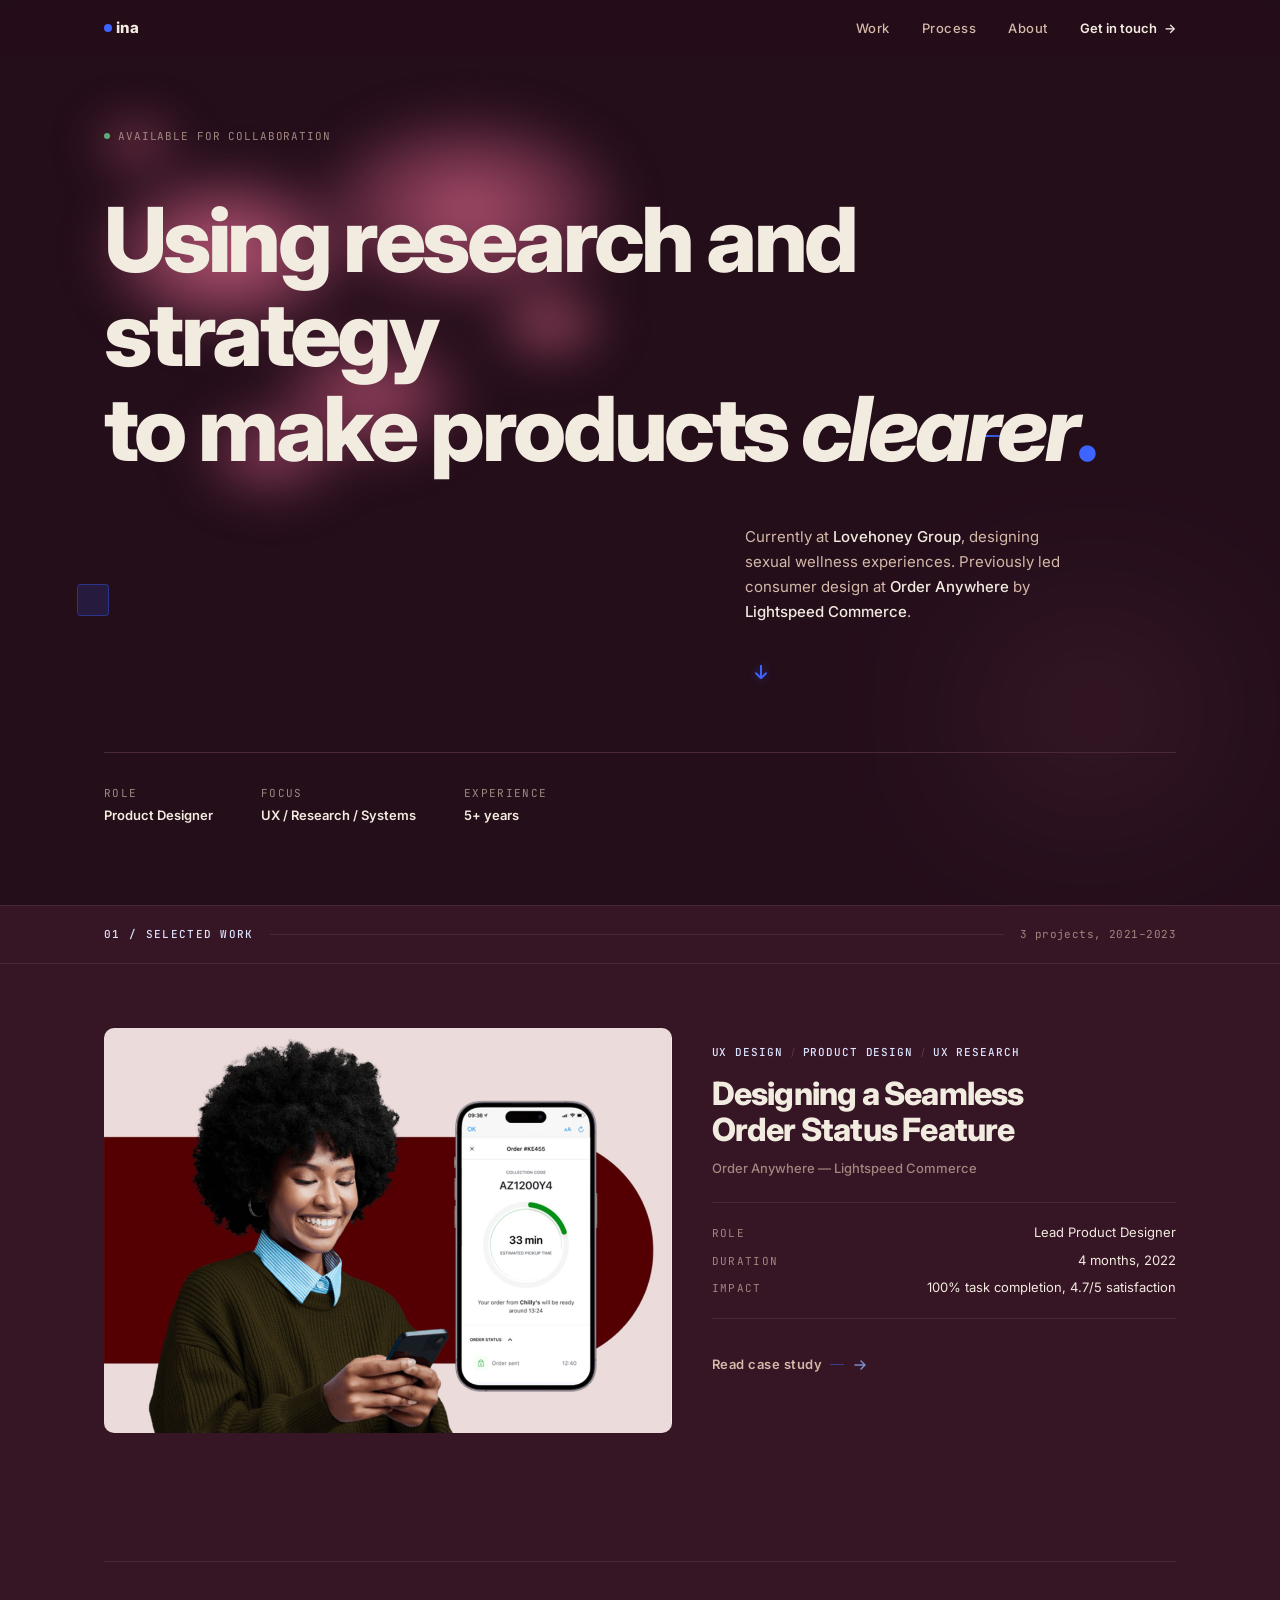
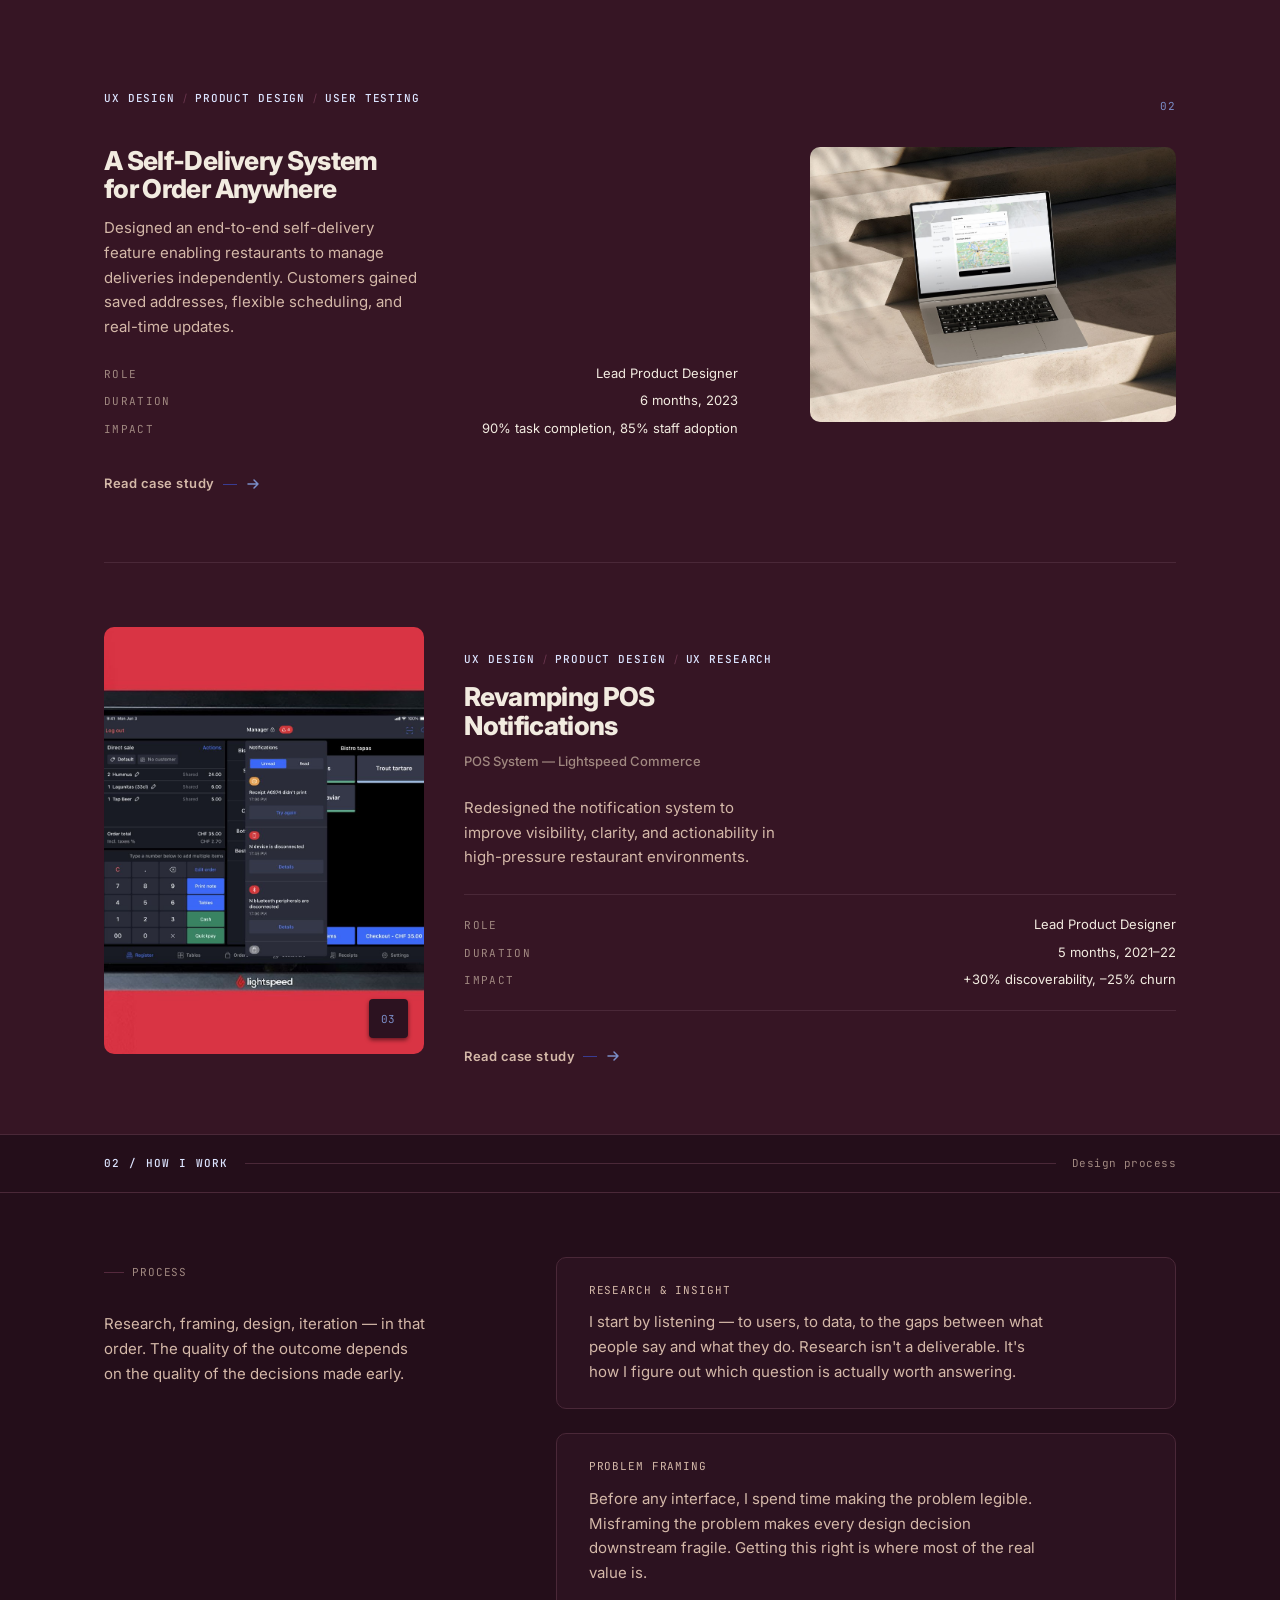
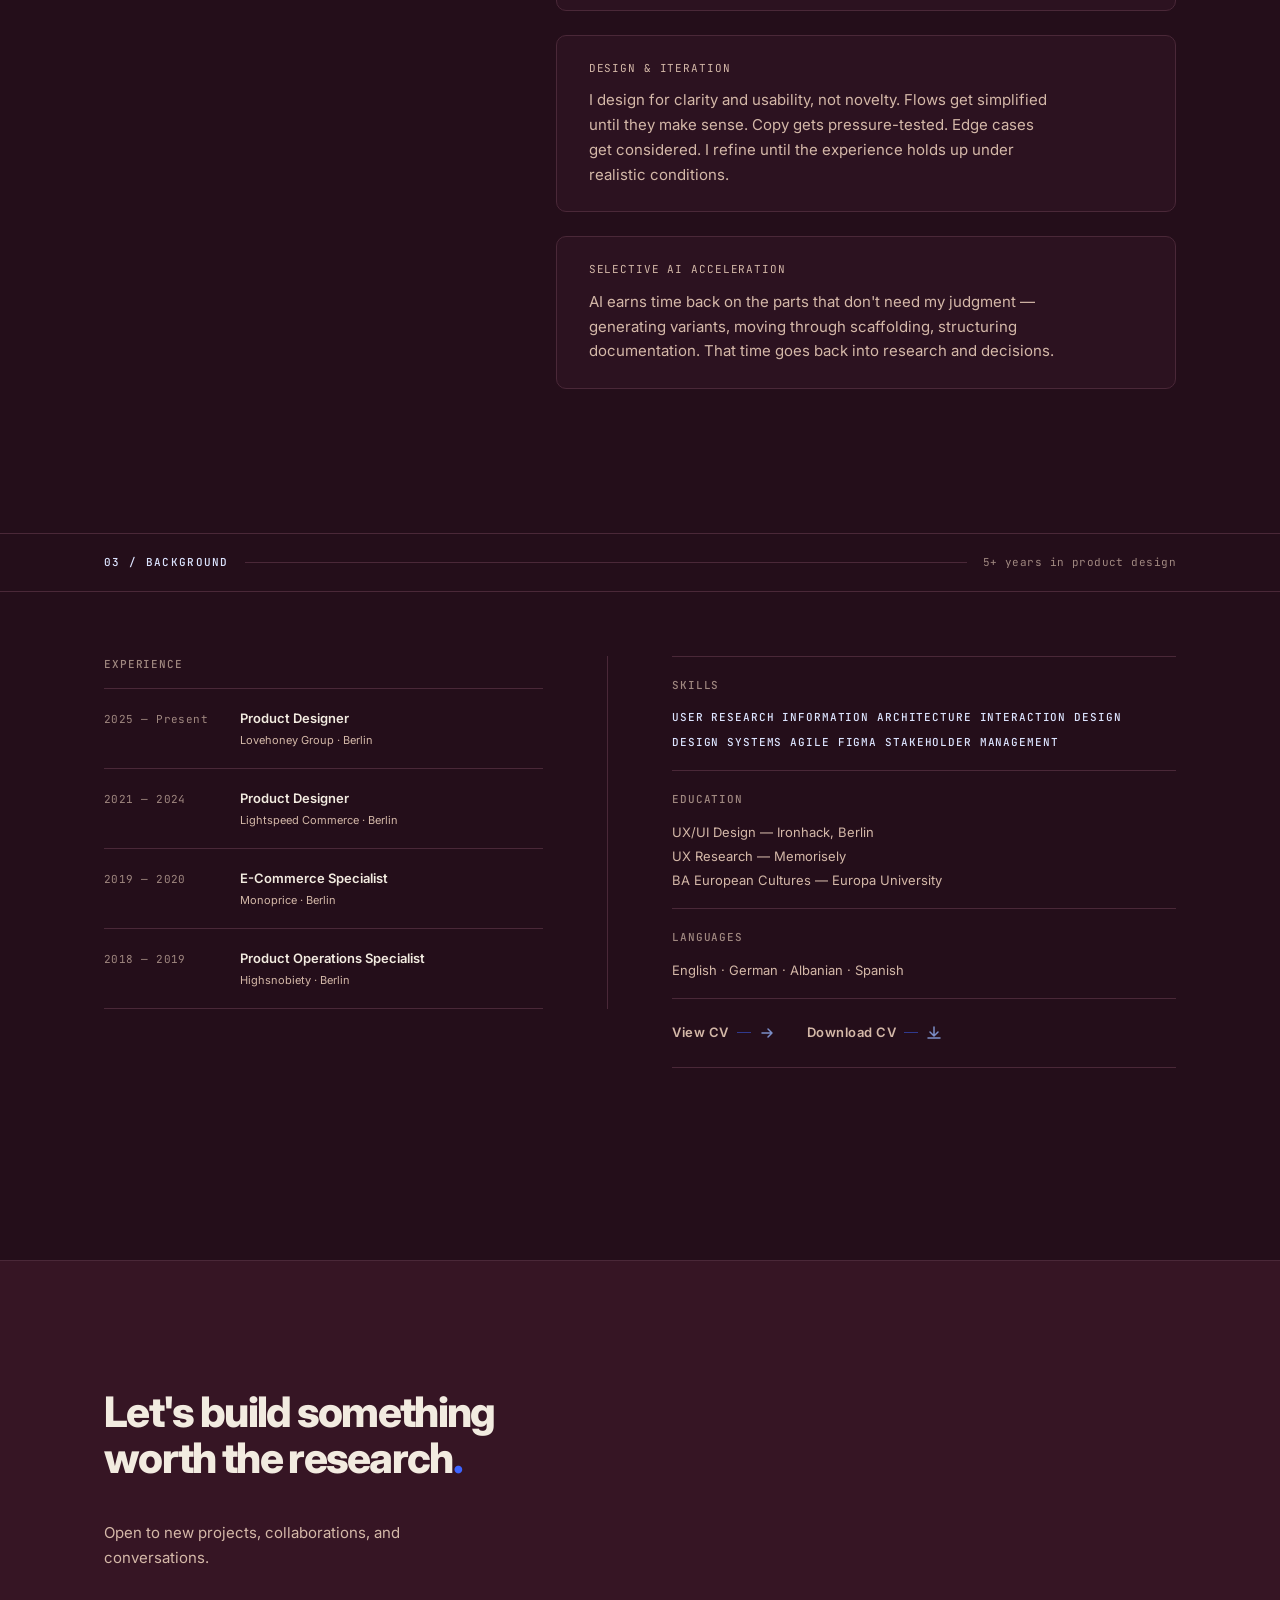
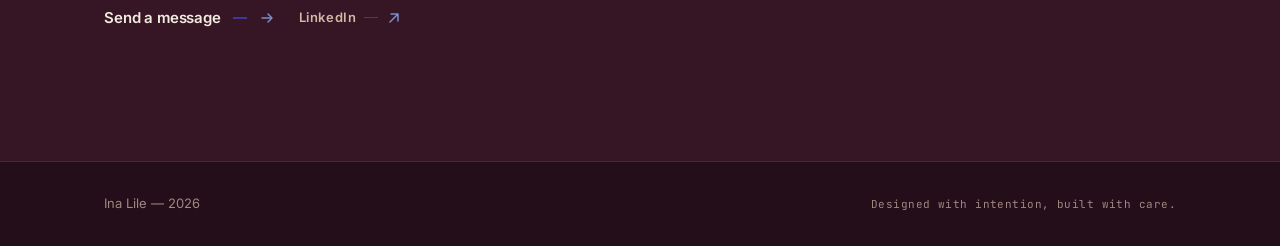
<file: index.html>
<!DOCTYPE html>
<html lang="en">
<head>
  <meta charset="UTF-8" />
  <meta name="viewport" content="width=device-width, initial-scale=1.0" />
  <title>ina lile</title>
  <link rel="icon" href="data:image/svg+xml,<svg xmlns='http://www.w3.org/2000/svg' viewBox='0 0 32 32'><circle cx='16' cy='16' r='15' fill='%23315CFF'/></svg>" />
  <link rel="apple-touch-icon" href="assets/favicon.svg" />
  <link rel="stylesheet" href="css/design-system.css" />
  <link rel="stylesheet" href="css/components.css" />
  <link rel="stylesheet" href="css/layout.css" />
  <link rel="stylesheet" href="css/animations.css" />
  <link rel="preconnect" href="https://fonts.googleapis.com" />
  <link rel="preconnect" href="https://fonts.gstatic.com" crossorigin />
  <link href="https://fonts.googleapis.com/css2?family=Inter:wght@400;500;600;700;800&family=JetBrains+Mono:wght@400;500&display=swap" rel="stylesheet" />
</head>
<body>
  <!-- ============================================ -->
  <!-- NAVIGATION                                   -->
  <!-- ============================================ -->
  <nav class="nav" id="nav">
    <div class="nav__inner container">
      <a href="#hero" class="nav__logo"><span class="nav__logo-dot" aria-hidden="true"></span>ina</a>
      <button class="nav__toggle" id="navToggle" aria-label="Toggle menu" aria-expanded="false">
        <span class="nav__toggle-bar"></span>
        <span class="nav__toggle-bar"></span>
        <span class="nav__toggle-bar"></span>
      </button>
      <ul class="nav__links" id="navLinks">
        <li><a href="#work" class="nav__link">Work</a></li>
        <li><a href="#workflow" class="nav__link">Process</a></li>
        <li><a href="#about" class="nav__link">About</a></li>
        <li><button class="nav__link nav__link--cta" id="navGetInTouch" type="button">Get in touch <span class="nav__arrow">&rarr;</span></button></li>
      </ul>
    </div>
  </nav>

  <!-- ============================================ -->
  <!-- HERO — Editorial Opening Spread              -->
  <!-- ============================================ -->
  <section class="hero" id="hero">
    <!-- Floating editorial elements — hero -->
    <div class="floater floater--strip" style="top: 48%; right: 18%;" data-parallax="0.5" aria-hidden="true"></div>
    <div class="floater floater--chip" style="bottom: 32%; left: 6%;" data-parallax="0.25" aria-hidden="true"></div>
    <!-- Primary atmospheric stain lives in .hero::before (layout.css) — part of the surface -->
    <!-- Secondary: faint tonal presence, lower-right, very restrained -->
    <div class="floater atm-bloom atm-bloom--secondary" style="bottom: 8%; right: 2%;" data-parallax="0.06" aria-hidden="true"></div>

    <div class="container hero__layout">

      <div class="hero__marker animate-in">
        <span class="hero__marker-dot"></span>
        <span>Available for collaboration</span>
      </div>

      <h1 class="hero__title animate-in" data-delay="1">
        Using research and strategy
        <br>to make products <em class="hero__em">clearer</em><span class="hero__punct">.</span>
      </h1>

      <div class="hero__aside animate-in" data-delay="2">
        <p class="hero__context">Currently at <span class="hero__company">Lovehoney Group</span>, designing sexual wellness experiences. Previously led consumer design at <span class="hero__company">Order Anywhere</span> by <span class="hero__company">Lightspeed Commerce</span>.</p>
        <div class="hero__cta">
          <a href="#work" class="cta-primary cta-primary--solo" aria-label="View work">
            <svg width="20" height="20" viewBox="0 0 16 16" fill="none"><path d="M3 8h10M9 4l4 4-4 4" stroke="currentColor" stroke-width="1.5" stroke-linecap="round" stroke-linejoin="round"/></svg>
          </a>
        </div>
      </div>

      <div class="hero__meta animate-in" data-delay="3">
        <div class="hero__meta-item">
          <span class="hero__meta-label">Role</span>
          <span class="hero__meta-value">Product Designer</span>
        </div>
        <div class="hero__meta-item">
          <span class="hero__meta-label">Focus</span>
          <span class="hero__meta-value">UX / Research / Systems</span>
        </div>
        <div class="hero__meta-item">
          <span class="hero__meta-label">Experience</span>
          <span class="hero__meta-value">5+ years</span>
        </div>
      </div>
    </div>
  </section>

  <!-- ============================================ -->
  <!-- SELECTED WORK                                -->
  <!-- ============================================ -->
  <section class="work" id="work" style="position: relative;">
    <!-- Floating editorial elements — work section -->
    <div class="floater floater--card" style="top: 10%; right: 6%;" data-parallax="0.3" aria-hidden="true"></div>
    <div class="floater floater--tab" style="top: 45%; left: 4%;" data-parallax="0.4" aria-hidden="true">ref.02</div>
    <!-- Atmospheric stain — work section -->
    <div class="floater atm-bloom atm-bloom--sm" style="bottom: 12%; right: -10%;" data-parallax="0.10" aria-hidden="true"></div>
    <div class="floater floater--strip" style="top: 22%; left: 2%;" data-parallax="0.45" aria-hidden="true"></div>
    <div class="floater floater--chip" style="bottom: 40%; right: 4%;" data-parallax="0.2" aria-hidden="true"></div>
    <div class="floater floater--caption" style="top: 68%; right: 5%;" data-parallax="0.3" aria-hidden="true">design / research<br>2021–2023</div>

    <!-- Section label — editorial divider -->
    <div class="section-rule">
      <div class="container section-rule__inner">
        <span class="section-rule__label">01 / Selected Work</span>
        <span class="section-rule__line"></span>
        <span class="section-rule__note">3 projects, 2021–2023</span>
      </div>
    </div>

    <!-- PROJECT A — Featured poster entry (Order Status) -->
    <div class="container">
      <article class="project project--poster animate-in" id="case-order-status">
        <div class="project__image-frame">
          <img src="assets/order-status-cover.jpg" alt="Order Status feature cover" class="project__img" loading="lazy" />
        </div>
        <div class="project__caption">
          <div class="project__taxonomy">
            <span class="tax">UX Design</span>
            <span class="tax-sep">/</span>
            <span class="tax">Product Design</span>
            <span class="tax-sep">/</span>
            <span class="tax">UX Research</span>
          </div>
          <h3 class="project__title">Designing a Seamless
            <br>Order Status Feature</h3>
          <p class="project__product">Order Anywhere — Lightspeed Commerce</p>
          <div class="project__data">
            <div class="project__data-row">
              <span class="project__data-key">Role</span>
              <span class="project__data-val">Lead Product Designer</span>
            </div>
            <div class="project__data-row">
              <span class="project__data-key">Duration</span>
              <span class="project__data-val">4 months, 2022</span>
            </div>
            <div class="project__data-row">
              <span class="project__data-key">Impact</span>
              <span class="project__data-val">100% task completion, 4.7/5 satisfaction</span>
            </div>
          </div>
          <button class="cta-read" data-case="order-status">
            <span>Read case study</span>
            <span class="cta-read__rule" aria-hidden="true"></span>
            <svg width="16" height="16" viewBox="0 0 16 16" fill="none"><path d="M3 8h10M9 4l4 4-4 4" stroke="currentColor" stroke-width="1.5" stroke-linecap="round" stroke-linejoin="round"/></svg>
          </button>
        </div>
      </article>
    </div>

    <div class="container"><hr class="rule" /></div>

    <!-- Tonal band — archive entries -->
    <div class="band">
      <div class="container">

        <!-- PROJECT B — Archive entry (Self-Delivery) -->
        <article class="project project--archive animate-in" id="case-self-delivery">
          <div class="project__archive-header">
            <div class="project__taxonomy">
              <span class="tax">UX Design</span>
              <span class="tax-sep">/</span>
              <span class="tax">Product Design</span>
              <span class="tax-sep">/</span>
              <span class="tax">User Testing</span>
            </div>
            <span class="project__index">02</span>
          </div>
          <div class="project__archive-body">
            <div class="project__archive-text">
              <h3 class="project__title project__title--md">A Self-Delivery System
                <br>for Order Anywhere</h3>
              <p class="project__summary">Designed an end-to-end self-delivery feature enabling restaurants to manage deliveries independently. Customers gained saved addresses, flexible scheduling, and real-time updates.</p>
              <div class="project__data project__data--inline">
                <div class="project__data-row">
                  <span class="project__data-key">Role</span>
                  <span class="project__data-val">Lead Product Designer</span>
                </div>
                <div class="project__data-row">
                  <span class="project__data-key">Duration</span>
                  <span class="project__data-val">6 months, 2023</span>
                </div>
                <div class="project__data-row">
                  <span class="project__data-key">Impact</span>
                  <span class="project__data-val">90% task completion, 85% staff adoption</span>
                </div>
              </div>
              <button class="cta-read" data-case="self-delivery">
                <span>Read case study</span>
                <span class="cta-read__rule" aria-hidden="true"></span>
                <svg width="16" height="16" viewBox="0 0 16 16" fill="none"><path d="M3 8h10M9 4l4 4-4 4" stroke="currentColor" stroke-width="1.5" stroke-linecap="round" stroke-linejoin="round"/></svg>
              </button>
            </div>
            <div class="project__archive-image">
              <img src="assets/self-delivery-cover.jpg" alt="Self-delivery system cover" class="project__img" loading="lazy" />
            </div>
          </div>
        </article>

        <hr class="rule" />

        <!-- PROJECT C — Editorial offset entry (POS Notifications) -->
        <article class="project project--editorial animate-in" id="case-pos-notifications">
          <div class="project__editorial-image">
            <img src="assets/pos-notifications-cover.jpg" alt="POS notifications redesign cover" class="project__img" loading="lazy" />
            <div class="project__editorial-overlay">
              <span class="project__index">03</span>
            </div>
          </div>
          <div class="project__editorial-content">
            <div class="project__taxonomy">
              <span class="tax">UX Design</span>
              <span class="tax-sep">/</span>
              <span class="tax">Product Design</span>
              <span class="tax-sep">/</span>
              <span class="tax">UX Research</span>
            </div>
            <h3 class="project__title project__title--md">Revamping POS
              <br>Notifications</h3>
            <p class="project__product">POS System — Lightspeed Commerce</p>
            <p class="project__summary">Redesigned the notification system to improve visibility, clarity, and actionability in high-pressure restaurant environments.</p>
            <div class="project__data">
              <div class="project__data-row">
                <span class="project__data-key">Role</span>
                <span class="project__data-val">Lead Product Designer</span>
              </div>
              <div class="project__data-row">
                <span class="project__data-key">Duration</span>
                <span class="project__data-val">5 months, 2021–22</span>
              </div>
              <div class="project__data-row">
                <span class="project__data-key">Impact</span>
                <span class="project__data-val">+30% discoverability, –25% churn</span>
              </div>
            </div>
            <button class="cta-read" data-case="pos-notifications">
              <span>Read case study</span>
              <span class="cta-read__rule" aria-hidden="true"></span>
              <svg width="16" height="16" viewBox="0 0 16 16" fill="none"><path d="M3 8h10M9 4l4 4-4 4" stroke="currentColor" stroke-width="1.5" stroke-linecap="round" stroke-linejoin="round"/></svg>
            </button>
          </div>
        </article>

      </div>
    </div>
  </section>

  <!-- ============================================ -->
  <!-- CASE STUDY MODALS                            -->
  <!-- ============================================ -->
  <!-- Order Status Case Study -->
  <div class="modal" id="modal-order-status" aria-hidden="true">
    <div class="modal__backdrop"></div>
    <div class="modal__container">
      <!-- Cover Image -->
      <div class="case-study__cover">
        <img src="assets/order-status-cover.jpg" alt="Order Status feature cover showing mobile ordering interface" loading="lazy" />
      </div>
      <button class="modal__close" aria-label="Close">
        <svg width="24" height="24" viewBox="0 0 24 24" fill="none"><path d="M18 6L6 18M6 6l12 12" stroke="currentColor" stroke-width="2" stroke-linecap="round"/></svg>
      </button>
      <article class="case-study">
        <header class="case-study__header">
          <div class="case-study__header-tags">
            <span class="tag tag--pink">UX Design</span>
            <span class="tag tag--blue">Product Design</span>
            <span class="tag tag--neutral">UX Research</span>
            <span class="tag tag--neutral">User Testing</span>
          </div>
          <h2 class="case-study__title">Designing a Seamless 'Order Status' Feature</h2>
          <p class="case-study__product">Order Anywhere — Lightspeed Commerce</p>
          <div class="case-study__meta-grid">
            <div class="case-study__meta-item">
              <span class="case-study__meta-label">Role</span>
              <span class="case-study__meta-value">Lead Product Designer</span>
            </div>
            <div class="case-study__meta-item">
              <span class="case-study__meta-label">Timeline</span>
              <span class="case-study__meta-value">4 months (Mar–Jul 2022)</span>
            </div>
          </div>
        </header>

        <section class="case-study__section">
          <h3 class="case-study__section-title">
            <span class="case-study__section-mark" aria-hidden="true"></span> Project Overview
          </h3>
          <div class="case-study__card">
            <p>The Order Anywhere platform lacked an intuitive way to communicate order status for table orders and pickups. Customers were frustrated with limited updates via email, leading to uncertainty and frequent inquiries. The new Order Status feature provides customers with clear, estimated order updates directly through the platform, enhancing transparency and confidence in the ordering process.</p>
            <h4>Key Goals</h4>
            <ul class="case-study__findings">
              <li>Provide clear order updates to reduce uncertainty.</li>
              <li>Enable users to track their order status via intuitive visual indicators.</li>
              <li>Improve operational efficiency by dynamically aligning updates with merchant-entered data.</li>
            </ul>
            <p><strong>Why This Matters:</strong> Empowering customers with timely updates builds trust, enhances the ordering experience, and drives satisfaction.</p>
          </div>
        </section>

        <section class="case-study__section">
          <h3 class="case-study__section-title">
            <span class="case-study__section-mark" aria-hidden="true"></span> Problem Statement
          </h3>
          <div class="case-study__card">
            <p>Customers struggled with uncertainty about their order status due to vague email updates that were often delayed or overlooked. This lack of transparency led to customer dissatisfaction and operational inefficiencies, with staff handling frequent inquiries about order readiness.</p>
          </div>
        </section>

        <section class="case-study__section">
          <h3 class="case-study__section-title">
            <span class="case-study__section-mark" aria-hidden="true"></span> How Might We
          </h3>
          <div class="case-study__card case-study__card--accent">
            <p><em>How might we design an intuitive, estimate-based Order Status feature that provides clarity and transparency for customers and improves restaurant operational efficiency?</em></p>
          </div>
        </section>

        <section class="case-study__section">
          <h3 class="case-study__section-title">
            <span class="case-study__section-mark" aria-hidden="true"></span> Research
          </h3>
          <div class="case-study__card">
            <p>To ensure a consumer-centered design process, the following methodologies were employed:</p>
            <div class="case-study__process-grid">
              <div class="process-step">
                <span class="process-step__number">01</span>
                <h4 class="process-step__title">Semi-Structured Interviews</h4>
                <p>Conducted one-on-one interviews with 10 participants representing regular users of table ordering and pickup services. Allowed for in-depth exploration of user pain points, behaviors, and expectations while providing flexibility to probe specific areas of interest.</p>
              </div>
              <div class="process-step">
                <span class="process-step__number">02</span>
                <h4 class="process-step__title">Behavioral Analysis</h4>
                <p>Observed user interaction patterns with existing order status systems through contextual scenarios. Helped identify gaps in current solutions, such as delayed email notifications or unclear status indicators, and provided insights into natural user behavior.</p>
              </div>
            </div>
          </div>
          <div class="case-study__insights">
            <h4 class="case-study__insights-title">Key Insights</h4>
            <ul class="case-study__insights-list">
              <li><strong>Frustration with Uncertainty:</strong> Users felt anxious about not knowing when their orders would be ready, particularly during busy hours. Many cited that delayed or missed email notifications worsened their experience.</li>
              <li><strong>Preference for In-Platform Updates:</strong> Participants preferred receiving updates directly on the ordering platform rather than relying on email. Notifications with estimated timelines were favored to reduce inquiries and provide clarity.</li>
              <li><strong>Simplicity and Transparency:</strong> Clear visual indicators, such as progress bars or status labels, were widely requested. Users valued concise, approachable language like "approx. 15 minutes" to manage expectations.</li>
            </ul>
          </div>
        </section>

        <section class="case-study__section">
          <h3 class="case-study__section-title">
            <span class="case-study__section-mark" aria-hidden="true"></span> Competitor Analysis
          </h3>
          <div class="case-study__card">
            <p>This SWOT analysis focuses on the order status feature for it is critical to customer satisfaction, operational efficiency, and competitive differentiation in the food delivery market.</p>
          </div>
          <div class="case-study__image">
            <img src="assets/order-status-competitor.jpg" alt="SWOT competitor analysis of order status features across food delivery platforms" loading="lazy" />
          </div>
        </section>

        <section class="case-study__section">
          <h3 class="case-study__section-title">
            <span class="case-study__section-mark" aria-hidden="true"></span> User Flow Mapping
          </h3>
          <div class="case-study__card">
            <p>Mapped the user flow for table orders and pickups, focusing on:</p>
            <ul class="case-study__findings">
              <li><strong>Order Confirmation:</strong> Customer receives estimated time for preparation.</li>
              <li><strong>Preparation Stage:</strong> Progress bar updates based on milestones.</li>
              <li><strong>Ready for Pickup/Table:</strong> Clear notification when the order is ready.</li>
            </ul>
          </div>
          <div class="case-study__image">
            <img src="assets/order-status-userflow.png" alt="User flow mapping for order status tracking" loading="lazy" />
          </div>
        </section>

        <section class="case-study__section">
          <h3 class="case-study__section-title">
            <span class="case-study__section-mark" aria-hidden="true"></span> Hi-Fi Designs
          </h3>
          <div class="case-study__image">
            <img src="assets/order-status-hifi.png" alt="Order Status hi-fi screens showing in-platform progress indicators" loading="lazy" />
          </div>
          <p class="case-study__image-caption">Order Status within the platform</p>
          <div class="case-study__image">
            <img src="assets/order-status-email.png" alt="Order status email notification designs" loading="lazy" />
          </div>
          <p class="case-study__image-caption">Email Notifications</p>
          <div class="case-study__card case-study__card--accent">
            <h4>How Research Shaped Design Goals</h4>
            <ul class="case-study__findings">
              <li>Semi-structured interviews revealed that vague and delayed updates were the biggest source of dissatisfaction, leading to the incorporation of <strong>clear, in-platform progress indicators</strong>.</li>
              <li>Behavioral analysis highlighted the need for <strong>intuitive interfaces</strong> that provide quick access to updates without requiring excessive navigation.</li>
              <li>Competitor benchmarking underscored the importance of <strong>visual feedback</strong> and <strong>managing expectations</strong> through language like "approx. 10–15 minutes" to foster user confidence.</li>
            </ul>
          </div>
        </section>

        <section class="case-study__section">
          <h3 class="case-study__section-title">
            <span class="case-study__section-mark" aria-hidden="true"></span> User Testing
          </h3>
          <div class="case-study__card">
            <p><strong>Objective:</strong> To validate the Order Status feature's usability, focusing on navigation, clarity of estimated timelines, and overall user satisfaction.</p>
            <h4>Methodology</h4>
            <ul class="case-study__findings">
              <li><strong>Participants:</strong> 8 tech-savvy users familiar with table ordering and pickup platforms.</li>
              <li><strong>Tasks:</strong> Locate order status, interpret progress indicators, and respond to notifications.</li>
              <li><strong>Tools:</strong> Conducted via Maze, capturing qualitative and quantitative feedback.</li>
            </ul>
          </div>
          <div class="case-study__stats">
            <div class="stat">
              <span class="stat__value">100%</span>
              <span class="stat__label">Task Completion Rate</span>
            </div>
            <div class="stat">
              <span class="stat__value">4.7/5</span>
              <span class="stat__label">Satisfaction Score</span>
            </div>
          </div>
          <div class="case-study__insights">
            <h4 class="case-study__insights-title">Key Findings</h4>
            <ul class="case-study__insights-list">
              <li><strong>Progress Indicators:</strong> Provided clarity on order stages, reducing user anxiety.</li>
              <li><strong>Estimated Timelines:</strong> Managed expectations with approximate times, though users requested brief explanations for accuracy.</li>
              <li><strong>Notifications:</strong> Timely in-platform updates were well-received; as well as email notifications for critical updates.</li>
              <li><strong>Navigation:</strong> Intuitive design made status easy to locate, with suggestions for tooltips to help first-time users.</li>
            </ul>
          </div>
        </section>

        <section class="case-study__section">
          <h3 class="case-study__section-title">
            <span class="case-study__section-mark" aria-hidden="true"></span> Project Outcomes
          </h3>
          <div class="case-study__card">
            <p>The redesigned Order Status feature achieved significant improvements:</p>
            <ul class="case-study__findings">
              <li><strong>Improved Transparency:</strong> Customers gained clear visibility into their order progress through intuitive progress indicators and estimated timelines.</li>
              <li><strong>Reduced Inquiries:</strong> Proactive updates significantly minimized customer questions about order readiness.</li>
              <li><strong>Enhanced User Satisfaction:</strong> Users appreciated the clarity, simplicity, and timeliness of the new Order Status feature.</li>
            </ul>
          </div>
        </section>

        <section class="case-study__section">
          <h3 class="case-study__section-title">
            <span class="case-study__section-mark" aria-hidden="true"></span> Reflections
          </h3>
          <div class="case-study__card case-study__card--subtle">
            <p>This project highlighted the importance of aligning user needs with clear, actionable design solutions. By emphasizing transparency and simplicity, we addressed key frustrations and improved the overall ordering experience. Future iterations could explore predictive notifications and optional push alerts to further enhance usability and customer satisfaction.</p>
          </div>
        </section>
      </article>
    </div>
  </div>

  <!-- Self-Delivery Case Study -->
  <div class="modal" id="modal-self-delivery" aria-hidden="true">
    <div class="modal__backdrop"></div>
    <div class="modal__container">
      <!-- Cover Image -->
      <div class="case-study__cover">
        <img src="assets/self-delivery-cover.jpg" alt="Self-delivery system cover showing devices mockup" loading="lazy" />
      </div>
      <button class="modal__close" aria-label="Close">
        <svg width="24" height="24" viewBox="0 0 24 24" fill="none"><path d="M18 6L6 18M6 6l12 12" stroke="currentColor" stroke-width="2" stroke-linecap="round"/></svg>
      </button>
      <article class="case-study">
        <header class="case-study__header">
          <div class="case-study__header-tags">
            <span class="tag tag--pink">UX Design</span>
            <span class="tag tag--blue">Product Design</span>
            <span class="tag tag--neutral">UX Research</span>
            <span class="tag tag--neutral">User Testing</span>
          </div>
          <h2 class="case-study__title">A Self-Delivery System for Order Anywhere</h2>
          <p class="case-study__product">Order Anywhere — Lightspeed Commerce</p>
          <div class="case-study__meta-grid">
            <div class="case-study__meta-item">
              <span class="case-study__meta-label">Role</span>
              <span class="case-study__meta-value">Lead Product Designer</span>
            </div>
            <div class="case-study__meta-item">
              <span class="case-study__meta-label">Timeline</span>
              <span class="case-study__meta-value">6 months (Jun–Nov 2023)</span>
            </div>
          </div>
        </header>

        <section class="case-study__section">
          <h3 class="case-study__section-title">
            <span class="case-study__section-mark" aria-hidden="true"></span> Project Overview
          </h3>
          <div class="case-study__card">
            <p>Third-party delivery services often impose high costs and limit restaurants' control over operations, negatively impacting profit margins and customer experiences. This project aimed to design a self-delivery feature for Order Anywhere, enabling restaurants to independently manage their deliveries while offering customers personalized and flexible delivery options, such as saved addresses and scheduled deliveries.</p>
            <h4>Key Goals</h4>
            <ul class="case-study__findings">
              <li><strong>Reduce Costs:</strong> Enable restaurants to eliminate reliance on third-party platforms and retain more revenue.</li>
              <li><strong>Improve Customer Experience:</strong> Provide tailored delivery options, such as saved addresses and scheduling.</li>
              <li><strong>Increase Control:</strong> Allow restaurants to define delivery ranges, fees, and timelines for consistent service.</li>
              <li><strong>Simplify Use:</strong> Ensure the system is intuitive for both restaurant staff and customers.</li>
            </ul>
            <p>By addressing these pain points, the self-delivery feature strengthens restaurant profitability, builds trust with customers, and creates a seamless ordering experience.</p>
          </div>
        </section>

        <section class="case-study__section">
          <h3 class="case-study__section-title">
            <span class="case-study__section-mark" aria-hidden="true"></span> Problem Statement
          </h3>
          <div class="case-study__card">
            <p>Restaurants relying on third-party delivery services face significant challenges that erode profitability and customer trust. Customers, in turn, encounter inconsistent service and lack the personalized options — such as saved addresses and flexible scheduling — that modern diners expect.</p>
          </div>
        </section>

        <section class="case-study__section">
          <h3 class="case-study__section-title">
            <span class="case-study__section-mark" aria-hidden="true"></span> How Might We
          </h3>
          <div class="case-study__card case-study__card--accent">
            <p><em>How might we create an intuitive and efficient self-delivery feature that empowers restaurant owners to manage deliveries while enhancing customer convenience with personalized options and flexible scheduling?</em></p>
          </div>
        </section>

        <section class="case-study__section">
          <h3 class="case-study__section-title">
            <span class="case-study__section-mark" aria-hidden="true"></span> Research
          </h3>
          <div class="case-study__card">
            <p>To design a self-delivery feature tailored to both restaurant and customer needs, we employed the following research methods:</p>
            <div class="case-study__process-grid">
              <div class="process-step">
                <span class="process-step__number">01</span>
                <h4 class="process-step__title">Stakeholder Interviews</h4>
                <p>Restaurant owners and managers. Identified operational challenges with third-party platforms, including high fees, lack of delivery control, and customer dissatisfaction.</p>
              </div>
              <div class="process-step">
                <span class="process-step__number">02</span>
                <h4 class="process-step__title">Customer Surveys</h4>
                <p>60 frequent users of online food ordering platforms. Explored preferences for delivery features, such as saved addresses, scheduling, and communication directly from restaurants.</p>
              </div>
            </div>
          </div>
          <div class="case-study__insights">
            <h4 class="case-study__insights-title">Key Findings</h4>
            <ul class="case-study__insights-list">
              <li><strong>Restaurant Insights:</strong> High fees from third-party platforms heavily impact profits. Restaurants need greater autonomy over delivery timelines, fees, and customer interactions.</li>
              <li><strong>Customer Insights:</strong> 70% wanted saved address functionality for faster checkout. 65% valued flexible delivery scheduling to suit their availability. 80% preferred direct updates from the restaurant instead of relying on third-party systems.</li>
            </ul>
            <div class="case-study__stats case-study__stats--inline">
              <div class="stat stat--small">
                <span class="stat__value">70%</span>
                <span class="stat__label">Wanted saved addresses</span>
              </div>
              <div class="stat stat--small">
                <span class="stat__value">65%</span>
                <span class="stat__label">Valued flexible scheduling</span>
              </div>
              <div class="stat stat--small">
                <span class="stat__value">80%</span>
                <span class="stat__label">Preferred direct updates</span>
              </div>
            </div>
          </div>
        </section>

        <section class="case-study__section">
          <h3 class="case-study__section-title">
            <span class="case-study__section-mark" aria-hidden="true"></span> Competitor Analysis
          </h3>
          <div class="case-study__card">
            <p>Leading platforms such as Uber Eats and DoorDash were evaluated to uncover best practices and identify gaps in delivery workflows and customer experience, informing the design of a more tailored and efficient solution.</p>
          </div>
          <div class="case-study__image">
            <img src="assets/self-delivery-competitor.jpg" alt="Competitor analysis of delivery platforms including Uber Eats and DoorDash" loading="lazy" />
          </div>
        </section>

        <section class="case-study__section">
          <h3 class="case-study__section-title">
            <span class="case-study__section-mark" aria-hidden="true"></span> User Flow Mapping
          </h3>
          <div class="case-study__card">
            <p>Mapped the user journey for both restaurant staff and consumers, ensuring seamless integration and clarity:</p>
            <ul class="case-study__findings">
              <li><strong>Restaurant Staff Workflow:</strong> Designed the process for managing self-delivery, including enabling the feature, setting delivery ranges, pricing, and providing status updates.</li>
              <li><strong>Consumer Experience Flow:</strong> Focused on the customer's journey from order placement to delivery, emphasizing features like saved addresses, scheduling, and status notifications.</li>
            </ul>
          </div>
          <div class="case-study__image">
            <img src="assets/self-delivery-admin-flow.jpg" alt="Restaurant admin user flow for self-delivery management" loading="lazy" />
          </div>
          <p class="case-study__image-caption">Restaurant admin flow</p>
          <div class="case-study__image">
            <img src="assets/self-delivery-consumer-flow.jpg" alt="Consumer user flow for ordering with self-delivery" loading="lazy" />
          </div>
          <p class="case-study__image-caption">Consumer flow</p>
        </section>

        <section class="case-study__section">
          <h3 class="case-study__section-title">
            <span class="case-study__section-mark" aria-hidden="true"></span> Hi-Fi Designs
          </h3>
          <p class="case-study__subsection-label">For restaurants</p>
          <div class="case-study__image-grid">
            <img src="assets/self-delivery-hifi.png" alt="Restaurant self-delivery admin hi-fi design" loading="lazy" />
            <img src="assets/self-delivery-restaurant-hifi-2.png" alt="Restaurant self-delivery configuration hi-fi design" loading="lazy" />
          </div>
          <p class="case-study__subsection-label">For consumers</p>
          <div class="case-study__image-grid">
            <img src="assets/self-delivery-consumer-hifi-1.png" alt="Consumer delivery ordering screen" loading="lazy" />
            <img src="assets/self-delivery-consumer-hifi-2.png" alt="Consumer delivery address selection" loading="lazy" />
          </div>
          <div class="case-study__image-grid">
            <img src="assets/self-delivery-consumer-hifi-3.png" alt="Consumer delivery scheduling screen" loading="lazy" />
            <img src="assets/self-delivery-consumer-hifi-4.png" alt="Consumer delivery status tracking screen" loading="lazy" />
          </div>
        </section>

        <section class="case-study__section">
          <h3 class="case-study__section-title">
            <span class="case-study__section-mark" aria-hidden="true"></span> User Testing
          </h3>
          <div class="case-study__card">
            <h4>Consumer-Side Testing</h4>
            <p><strong>Methods:</strong></p>
            <ul class="case-study__findings">
              <li><strong>Task-Based Testing:</strong> 10 consumers familiar with online food delivery platforms. Scenarios included saving addresses for future orders, scheduling deliveries for specific times, and switching between pickup and delivery options.</li>
              <li><strong>Think-Aloud Protocol:</strong> Participants verbalized their thoughts while interacting with the prototype to identify pain points and validate usability.</li>
            </ul>
            <p><strong>Key Findings:</strong></p>
            <ul class="case-study__findings">
              <li><strong>Ease of Navigation:</strong> 90% of participants completed tasks smoothly, praising the intuitive design.</li>
              <li><strong>Saved Addresses:</strong> 75% found this feature significantly reduced checkout time and improved convenience.</li>
              <li><strong>Estimated Timelines:</strong> Users valued approximate delivery times but wanted explanations for accuracy (e.g., "based on current workload").</li>
            </ul>
          </div>
          <div class="case-study__card">
            <h4>Restaurant Staff Testing</h4>
            <p><strong>Methods:</strong></p>
            <ul class="case-study__findings">
              <li><strong>Task-Based Testing:</strong> 6 restaurant staff members, including managers and delivery coordinators. Scenarios included enabling self-delivery, setting delivery ranges, adjusting delivery times dynamically, and managing notifications.</li>
              <li><strong>Observation Sessions:</strong> Monitored staff interactions with the prototype in simulated workflow scenarios to assess operational fit and ease of use.</li>
            </ul>
            <p><strong>Key Findings:</strong></p>
            <ul class="case-study__findings">
              <li><strong>Feature Enablement:</strong> Staff appreciated the straightforward process for enabling self-delivery and configuring settings.</li>
              <li><strong>Delivery Configuration:</strong> The ability to set custom delivery ranges, prices, and estimated times provided flexibility, but some staff suggested tooltips for first-time users.</li>
              <li><strong>Ease of Use:</strong> 85% found the interface simple and intuitive, reducing the need for extensive training.</li>
              <li><strong>Dynamic Adjustments:</strong> Real-time adjustment options for delivery times were praised, especially during peak hours.</li>
            </ul>
          </div>
        </section>

        <section class="case-study__section">
          <h3 class="case-study__section-title">
            <span class="case-study__section-mark" aria-hidden="true"></span> Project Outcomes
          </h3>
          <div class="case-study__card">
            <p>The self-delivery feature addressed key challenges, enabling restaurants to reduce third-party reliance, retain more revenue, and streamline operations. Consumers benefited from saved addresses, flexible scheduling, and real-time updates, enhancing convenience and satisfaction. Restaurant staff gained tools for managing delivery settings and timelines efficiently.</p>
          </div>
        </section>

        <section class="case-study__section">
          <h3 class="case-study__section-title">
            <span class="case-study__section-mark" aria-hidden="true"></span> Reflections
          </h3>
          <div class="case-study__card case-study__card--subtle">
            <p>This project underscored the importance of designing for both operational efficiency and user convenience. Flexible delivery tools and clear communication features were key to its success. Future iterations could explore predictive timelines and enhanced analytics for further optimization.</p>
          </div>
        </section>
      </article>
    </div>
  </div>

  <!-- POS Notifications Case Study -->
  <div class="modal" id="modal-pos-notifications" aria-hidden="true">
    <div class="modal__backdrop"></div>
    <div class="modal__container">
      <!-- Cover Image -->
      <div class="case-study__cover">
        <img src="assets/pos-notifications-cover.jpg" alt="POS notifications redesign cover showing notification system" loading="lazy" />
      </div>
      <button class="modal__close" aria-label="Close">
        <svg width="24" height="24" viewBox="0 0 24 24" fill="none"><path d="M18 6L6 18M6 6l12 12" stroke="currentColor" stroke-width="2" stroke-linecap="round"/></svg>
      </button>
      <article class="case-study">
        <header class="case-study__header">
          <div class="case-study__header-tags">
            <span class="tag tag--pink">UX Design</span>
            <span class="tag tag--blue">Product Design</span>
            <span class="tag tag--neutral">UX Research</span>
            <span class="tag tag--neutral">User Testing</span>
          </div>
          <h2 class="case-study__title">Revamping POS Notifications</h2>
          <p class="case-study__product">POS System — Lightspeed Commerce</p>
          <div class="case-study__meta-grid">
            <div class="case-study__meta-item">
              <span class="case-study__meta-label">Role</span>
              <span class="case-study__meta-value">Lead Product Designer</span>
            </div>
            <div class="case-study__meta-item">
              <span class="case-study__meta-label">Timeline</span>
              <span class="case-study__meta-value">5 months (Dec 2021–Apr 2022)</span>
            </div>
          </div>
        </header>

        <section class="case-study__section">
          <h3 class="case-study__section-title">
            <span class="case-study__section-mark" aria-hidden="true"></span> Project Overview
          </h3>
          <div class="case-study__card">
            <p>In the fast-paced service industry, effective communication is critical for seamless operations. Lightspeed POS's notification system faced challenges in discoverability and usability, resulting in missed alerts for critical issues like printer errors and connectivity disruptions.</p>
            <p>To address these issues, we redesigned the notification system to provide:</p>
            <ul class="case-study__findings">
              <li><strong>Improved Visibility:</strong> A prominent notification icon for real-time alerts.</li>
              <li><strong>Clear Messaging:</strong> Simplified, actionable notifications.</li>
              <li><strong>Interactive Elements:</strong> Direct-action options for quick issue resolution.</li>
            </ul>
            <p><strong>Why This Matters:</strong> Enhancing the notification system empowers users, improves operational efficiency, and positions Lightspeed POS as a trusted tool in high-pressure environments.</p>
          </div>
        </section>

        <section class="case-study__section">
          <h3 class="case-study__section-title">
            <span class="case-study__section-mark" aria-hidden="true"></span> Problem Statement
          </h3>
          <div class="case-study__card">
            <p>The notification system failed to support users effectively due to:</p>
            <ul class="case-study__findings">
              <li><strong>Low Discoverability:</strong> Users were unaware of its existence.</li>
              <li><strong>Ambiguous Icons:</strong> Confusing iconography delayed actions.</li>
              <li><strong>Missed Alerts:</strong> Critical operational issues went unnoticed.</li>
              <li><strong>Inefficient Workflows:</strong> Users struggled to respond to issues promptly, leading to downtime and service disruptions.</li>
            </ul>
          </div>
        </section>

        <section class="case-study__section">
          <h3 class="case-study__section-title">
            <span class="case-study__section-mark" aria-hidden="true"></span> How Might We
          </h3>
          <div class="case-study__card case-study__card--accent">
            <p><em>How might we design an intuitive and actionable notification system that ensures critical alerts are easily discovered, understood, and acted upon to enhance operational efficiency in high-pressure environments?</em></p>
          </div>
        </section>

        <section class="case-study__section">
          <h3 class="case-study__section-title">
            <span class="case-study__section-mark" aria-hidden="true"></span> Research
          </h3>
          <div class="case-study__card">
            <h4>User Research</h4>
            <p>To understand user pain points and needs, I employed the following methods:</p>
            <div class="case-study__process-grid">
              <div class="process-step">
                <span class="process-step__number">01</span>
                <h4 class="process-step__title">Contextual Inquiry</h4>
                <p>Observed users interacting with the POS system during peak operations, uncovering their challenges and decision-making processes.</p>
              </div>
              <div class="process-step">
                <span class="process-step__number">02</span>
                <h4 class="process-step__title">Stakeholder Interviews</h4>
                <p>Collaborated with restaurant managers, service staff, and technical teams to understand workflows and technical constraints.</p>
              </div>
              <div class="process-step">
                <span class="process-step__number">03</span>
                <h4 class="process-step__title">Diary Studies</h4>
                <p>Collected data from users over a week, documenting their frustrations, successes, and emotional responses to the current notification system.</p>
              </div>
            </div>
            <h4>Key Insights</h4>
            <ul class="case-study__findings">
              <li>Users frequently missed alerts due to poor visibility and unclear messaging.</li>
              <li>Service staff required actionable notifications to resolve issues quickly.</li>
              <li>Restaurant workflows varied significantly, necessitating a flexible design.</li>
            </ul>
          </div>
          <div class="case-study__card">
            <h4>Market Research</h4>
            <p>The global POS market, valued at $11.99 billion in 2022, is growing at a CAGR of 10.8%. Trends emphasize real-time updates, cloud-based solutions, and user-friendly systems. These insights highlighted the need for clear, accessible notification systems to improve operational efficiency.</p>
          </div>
        </section>

        <section class="case-study__section">
          <h3 class="case-study__section-title">
            <span class="case-study__section-mark" aria-hidden="true"></span> Personas
          </h3>
          <div class="case-study__card">
            <p>Based on research, I developed three primary personas:</p>
          </div>
          <div class="case-study__image">
            <img src="assets/pos-personas.jpg" alt="Three primary personas for the POS notification system redesign" loading="lazy" />
          </div>
        </section>

        <section class="case-study__section">
          <h3 class="case-study__section-title">
            <span class="case-study__section-mark" aria-hidden="true"></span> User Flow Mapping
          </h3>
          <div class="case-study__card">
            <p>I mapped the user flow, ensuring minimal friction during high-pressure scenarios.</p>
          </div>
          <div class="case-study__image">
            <img src="assets/pos-userflow.jpg" alt="POS notification system user flow mapping" loading="lazy" />
          </div>
        </section>

        <section class="case-study__section">
          <h3 class="case-study__section-title">
            <span class="case-study__section-mark" aria-hidden="true"></span> Early Design Explorations
          </h3>
          <div class="case-study__image-grid">
            <img src="assets/pos-early-exploration-1.jpg" alt="Early design exploration for POS notifications" loading="lazy" />
            <img src="assets/pos-early-exploration-2.jpg" alt="Early design exploration for POS notifications" loading="lazy" />
          </div>
        </section>

        <section class="case-study__section">
          <h3 class="case-study__section-title">
            <span class="case-study__section-mark" aria-hidden="true"></span> Hi-Fi Designs
          </h3>
          <div class="case-study__image-grid">
            <img src="assets/pos-notifications-hifi.png" alt="POS register screen with redesigned notification panel" loading="lazy" />
            <img src="assets/pos-hifi-2.png" alt="POS notification detail view hi-fi design" loading="lazy" />
          </div>
          <div class="case-study__card case-study__card--accent">
            <h4>How Personas Shaped Design Goals</h4>
            <ul class="case-study__findings">
              <li><strong>Visibility and Clarity:</strong> Service staff emphasized the need for a prominent notification icon and clear messaging to handle high-pressure workflows.</li>
              <li><strong>Actionability and Prioritization:</strong> Restaurant owners highlighted the importance of categorization and actionable alerts for effective operational management.</li>
              <li><strong>Ease of Use:</strong> Hotel bar staff inspired simplified language and intuitive designs to accommodate varying levels of technical expertise and experience.</li>
            </ul>
          </div>
        </section>

        <section class="case-study__section">
          <h3 class="case-study__section-title">
            <span class="case-study__section-mark" aria-hidden="true"></span> User Testing
          </h3>
          <div class="case-study__card">
            <h4>Scenario-Based Testing</h4>
            <p><strong>Approach:</strong> Simulated real-world scenarios where users addressed notifications during peak hours. Tasks included identifying and resolving printer errors.</p>
            <p><strong>Metrics Collected:</strong> Time to locate notifications, resolution time, and error rates.</p>
            <h4>A/B Testing</h4>
            <p><strong>Approach:</strong> Compared redesigned notification icons and messaging against the existing system to measure improvements in usability.</p>
            <h4>Findings</h4>
            <ul class="case-study__findings">
              <li>Repositioned notifications to the top of the screen and redesigned icons improved discoverability by 30%.</li>
              <li>Clear messaging reduced resolution time by 25%.</li>
            </ul>
          </div>
          <div class="case-study__stats">
            <div class="stat">
              <span class="stat__value">+30%</span>
              <span class="stat__label">Improved Discoverability</span>
            </div>
            <div class="stat">
              <span class="stat__value">+25%</span>
              <span class="stat__label">Faster Resolution Time</span>
            </div>
          </div>
          <div class="case-study__card case-study__card--accent">
            <p>These insights drove targeted improvements, ensuring the redesigned notification center met user needs and streamlined daily operations.</p>
          </div>
        </section>

        <section class="case-study__section">
          <h3 class="case-study__section-title">
            <span class="case-study__section-mark" aria-hidden="true"></span> Project Outcomes
          </h3>
          <div class="case-study__card">
            <p>The redesigned notification system delivered measurable improvements:</p>
            <ul class="case-study__findings">
              <li><strong>25% Reduction in User Churn:</strong> Enhanced usability and operational efficiency.</li>
              <li><strong>Faster Issue Resolution:</strong> Actionable alerts minimized disruptions.</li>
              <li><strong>Increased Satisfaction:</strong> Positive feedback validated the design's impact.</li>
            </ul>
          </div>
        </section>

        <section class="case-study__section">
          <h3 class="case-study__section-title">
            <span class="case-study__section-mark" aria-hidden="true"></span> Reflections
          </h3>
          <div class="case-study__card case-study__card--subtle">
            <p>By focusing on discoverability, clarity, and actionability, we created a notification system that improved efficiency and reduced frustration. Key takeaways include the value of iterative testing and cross-functional collaboration in aligning technical constraints with user needs. The solution's success demonstrates how thoughtful design can streamline workflows, enhance satisfaction, and build trust. Future iterations could include predictive notifications and customizable settings to further support evolving user workflows and needs.</p>
          </div>
        </section>
      </article>
    </div>
  </div>

  <!-- ============================================ -->
  <!-- PROCESS                                      -->
  <!-- ============================================ -->
  <section class="workflow" id="workflow" style="position: relative;">
    <div class="floater atm-bloom atm-bloom--sm" style="top: 10%; left: -8%;" data-parallax="0.1" aria-hidden="true"></div>
    <div class="floater atm-bloom atm-bloom--sm" style="bottom: 0%; right: -10%;" data-parallax="0.07" aria-hidden="true"></div>
    <div class="floater floater--chip" style="top: 24%; right: 5%;" data-parallax="0.28" aria-hidden="true"></div>
    <div class="floater floater--chip" style="bottom: 18%; left: 2%;" data-parallax="0.22" aria-hidden="true"></div>
    <div class="floater floater--strip" style="top: 62%; right: 9%;" data-parallax="0.38" aria-hidden="true"></div>
    <div class="floater floater--tab" style="bottom: 32%; left: 4%;" data-parallax="0.18" aria-hidden="true">sys.02</div>
    <div class="floater floater--card" style="top: 44%; right: 3%;" data-parallax="0.32" aria-hidden="true"></div>

    <div class="section-rule">
      <div class="container section-rule__inner">
        <span class="section-rule__label">02 / How I Work</span>
        <span class="section-rule__line"></span>
        <span class="section-rule__note">Design process</span>
      </div>
    </div>

    <div class="container">
      <div class="workflow__layout animate-in">
        <div class="workflow__statement">
          <p class="workflow__marker">
            <span class="workflow__marker-line"></span>
            Process
          </p>
          <p class="workflow__intro">Research, framing, design, iteration — in that order. The quality of the outcome depends on the quality of the decisions made early.</p>
        </div>
        <div class="workflow__pillars animate-in" data-delay="1">
          <div class="workflow__pillar">
            <span class="workflow__pillar-label">Research &amp; insight</span>
            <p>I start by listening — to users, to data, to the gaps between what people say and what they do. Research isn't a deliverable. It's how I figure out which question is actually worth answering.</p>
          </div>
          <div class="workflow__pillar">
            <span class="workflow__pillar-label">Problem framing</span>
            <p>Before any interface, I spend time making the problem legible. Misframing the problem makes every design decision downstream fragile. Getting this right is where most of the real value is.</p>
          </div>
          <div class="workflow__pillar">
            <span class="workflow__pillar-label">Design &amp; iteration</span>
            <p>I design for clarity and usability, not novelty. Flows get simplified until they make sense. Copy gets pressure-tested. Edge cases get considered. I refine until the experience holds up under realistic conditions.</p>
          </div>
          <div class="workflow__pillar">
            <span class="workflow__pillar-label">Selective AI acceleration</span>
            <p>AI earns time back on the parts that don't need my judgment — generating variants, moving through scaffolding, structuring documentation. That time goes back into research and decisions.</p>
          </div>
        </div>
      </div>
    </div>
  </section>

  <!-- ============================================ -->
  <!-- ABOUT / BACKGROUND                           -->
  <!-- ============================================ -->
  <section class="about" id="about">
    <div class="section-rule">
      <div class="container section-rule__inner">
        <span class="section-rule__label">03 / Background</span>
        <span class="section-rule__line"></span>
        <span class="section-rule__note">5+ years in product design</span>
      </div>
    </div>

    <div class="container">
      <div class="about__layout animate-in">

        <!-- Left: Experience -->
        <div class="about__experience">
          <p class="about__group-label">Experience</p>
          <ol class="about__timeline">
            <li class="about__role">
              <span class="about__role-period">2025 — Present</span>
              <div class="about__role-detail">
                <span class="about__role-title">Product Designer</span>
                <span class="about__role-company">Lovehoney Group · Berlin</span>
              </div>
            </li>
            <li class="about__role">
              <span class="about__role-period">2021 — 2024</span>
              <div class="about__role-detail">
                <span class="about__role-title">Product Designer</span>
                <span class="about__role-company">Lightspeed Commerce · Berlin</span>
              </div>
            </li>
            <li class="about__role">
              <span class="about__role-period">2019 — 2020</span>
              <div class="about__role-detail">
                <span class="about__role-title">E-Commerce Specialist</span>
                <span class="about__role-company">Monoprice · Berlin</span>
              </div>
            </li>
            <li class="about__role">
              <span class="about__role-period">2018 — 2019</span>
              <div class="about__role-detail">
                <span class="about__role-title">Product Operations Specialist</span>
                <span class="about__role-company">Highsnobiety · Berlin</span>
              </div>
            </li>
          </ol>
        </div>

        <!-- Right: Skills / Education / Languages / Download -->
        <div class="about__info">
          <div class="about__info-group">
            <p class="about__group-label">Skills</p>
            <div class="about__tags">
              <span class="tax">User Research</span>
              <span class="tax">Information Architecture</span>
              <span class="tax">Interaction Design</span>
              <span class="tax">Design Systems</span>
              <span class="tax">Agile</span>
              <span class="tax">Figma</span>
              <span class="tax">Stakeholder Management</span>
            </div>
          </div>
          <div class="about__info-group">
            <p class="about__group-label">Education</p>
            <ul class="about__edu-list">
              <li>UX/UI Design — Ironhack, Berlin</li>
              <li>UX Research — Memorisely</li>
              <li>BA European Cultures — Europa University</li>
            </ul>
          </div>
          <div class="about__info-group">
            <p class="about__group-label">Languages</p>
            <ul class="about__edu-list">
              <li>English · German · Albanian · Spanish</li>
            </ul>
          </div>
          <div class="about__info-group about__cv-actions">
            <button class="cta-read" data-case="cv" type="button">
              <span>View CV</span>
              <span class="cta-read__rule" aria-hidden="true"></span>
              <svg width="16" height="16" viewBox="0 0 16 16" fill="none" aria-hidden="true"><path d="M3 8h10M9 4l4 4-4 4" stroke="currentColor" stroke-width="1.5" stroke-linecap="round" stroke-linejoin="round"/></svg>
            </button>
            <a href="assets/resume.pdf" download="Resume-Ina-Lile.pdf" class="cta-read">
              <span>Download CV</span>
              <span class="cta-read__rule" aria-hidden="true"></span>
              <svg width="16" height="16" viewBox="0 0 16 16" fill="none" aria-hidden="true">
                <path d="M8 2v8M4 7l4 4 4-4M2 13h12" stroke="currentColor" stroke-width="1.5" stroke-linecap="round" stroke-linejoin="round"/>
              </svg>
            </a>
          </div>
        </div>

      </div>
    </div>
  </section>

  <!-- ============================================ -->
  <!-- CONTACT                                      -->
  <!-- ============================================ -->
  <section class="contact" id="contact" style="position: relative;">
    <div class="floater atm-bloom atm-bloom--secondary" style="top: -8%; left: -4%;" data-parallax="0.05" aria-hidden="true"></div>
    <div class="floater atm-bloom atm-bloom--sm" style="bottom: -12%; right: -8%;" data-parallax="0.06" aria-hidden="true"></div>
    <div class="floater floater--chip" style="top: 18%; right: 7%;" data-parallax="0.26" aria-hidden="true"></div>
    <div class="floater floater--strip" style="bottom: 28%; right: 12%;" data-parallax="0.4" aria-hidden="true"></div>
    <div class="floater floater--tab" style="top: 52%; left: 3%;" data-parallax="0.2" aria-hidden="true">msg.01</div>
    <div class="container">
      <div class="contact__layout animate-in">
        <h2 class="contact__title">Let's build something <br>worth the research<span class="contact__dot">.</span></h2>
        <p class="contact__desc">Open to new projects, collaborations, and conversations.</p>
        <div class="contact__actions">
          <button class="cta-read cta-read--lg" id="contactOpenDrawer" type="button">
            <span>Send a message</span>
            <span class="cta-read__rule" aria-hidden="true"></span>
            <svg width="16" height="16" viewBox="0 0 16 16" fill="none" aria-hidden="true"><path d="M3 8h10M9 4l4 4-4 4" stroke="currentColor" stroke-width="1.5" stroke-linecap="round" stroke-linejoin="round"/></svg>
          </button>
          <a href="https://linkedin.com/in/inalile/" target="_blank" rel="noopener" class="cta-read">
            <span>LinkedIn</span>
            <span class="cta-read__rule" aria-hidden="true"></span>
            <svg width="16" height="16" viewBox="0 0 16 16" fill="none"><path d="M4 12L12 4M12 4H5M12 4v7" stroke="currentColor" stroke-width="1.5" stroke-linecap="round" stroke-linejoin="round"/></svg>
          </a>
        </div>
      </div>
    </div>
  </section>

  <!-- ============================================ -->
  <!-- CV MODAL                                     -->
  <!-- ============================================ -->
  <div class="modal modal--cv" id="modal-cv" aria-hidden="true" role="dialog" aria-modal="true" aria-label="Ina Lile — CV">
    <div class="modal__backdrop"></div>
    <div class="modal__container modal__container--cv">
      <button class="modal__close" aria-label="Close">
        <svg width="24" height="24" viewBox="0 0 24 24" fill="none"><path d="M18 6L6 18M6 6l12 12" stroke="currentColor" stroke-width="2" stroke-linecap="round"/></svg>
      </button>
      <iframe src="assets/resume.pdf" title="Ina Lile — CV" class="modal__cv-frame" loading="lazy"></iframe>
    </div>
  </div>

  <!-- ============================================ -->
  <!-- CONTACT FORM DRAWER                          -->
  <!-- ============================================ -->
  <div class="form-drawer" id="formDrawer" aria-hidden="true" role="dialog" aria-modal="true" aria-label="Send a message">
    <div class="form-drawer__backdrop" id="formDrawerBackdrop"></div>
    <div class="form-drawer__panel">
      <div class="form-drawer__header">
        <p class="form-drawer__eyebrow">Get in touch</p>
        <button class="form-drawer__close" id="formDrawerClose" aria-label="Close">
          <svg width="20" height="20" viewBox="0 0 24 24" fill="none"><path d="M18 6L6 18M6 6l12 12" stroke="currentColor" stroke-width="2" stroke-linecap="round"/></svg>
        </button>
      </div>
      <h2 class="form-drawer__title">Let's work together</h2>
      <p class="form-drawer__desc">Tell me about your project and I'll get back to you.</p>
      <form class="contact__form" id="drawerForm" action="https://formspree.io/f/YOUR_FORM_ID" method="POST">
        <div class="contact__field">
          <label class="contact__label" for="drawer-name">Name</label>
          <input class="contact__input" type="text" id="drawer-name" name="name" placeholder="Your name" required />
        </div>
        <div class="contact__field">
          <label class="contact__label" for="drawer-email">Email</label>
          <input class="contact__input" type="email" id="drawer-email" name="email" placeholder="your@email.com" required />
        </div>
        <div class="contact__field">
          <label class="contact__label" for="drawer-message">Message</label>
          <textarea class="contact__input contact__textarea" id="drawer-message" name="message" placeholder="Tell me about your project…" rows="5" required></textarea>
        </div>
        <button class="contact__submit" type="submit">
          <span>Send message</span>
          <svg width="16" height="16" viewBox="0 0 16 16" fill="none" aria-hidden="true"><path d="M3 8h10M9 4l4 4-4 4" stroke="currentColor" stroke-width="1.5" stroke-linecap="round" stroke-linejoin="round"/></svg>
        </button>
      </form>
    </div>
  </div>

  <!-- ============================================ -->
  <!-- FOOTER                                       -->
  <!-- ============================================ -->
  <footer class="footer">
    <div class="container footer__inner">
      <p class="footer__text">Ina Lile &mdash; 2026</p>
      <p class="footer__text footer__text--subtle">Designed with intention, built with care.</p>
    </div>
  </footer>

  <script src="js/main.js"></script>
</body>
</html>
</file>
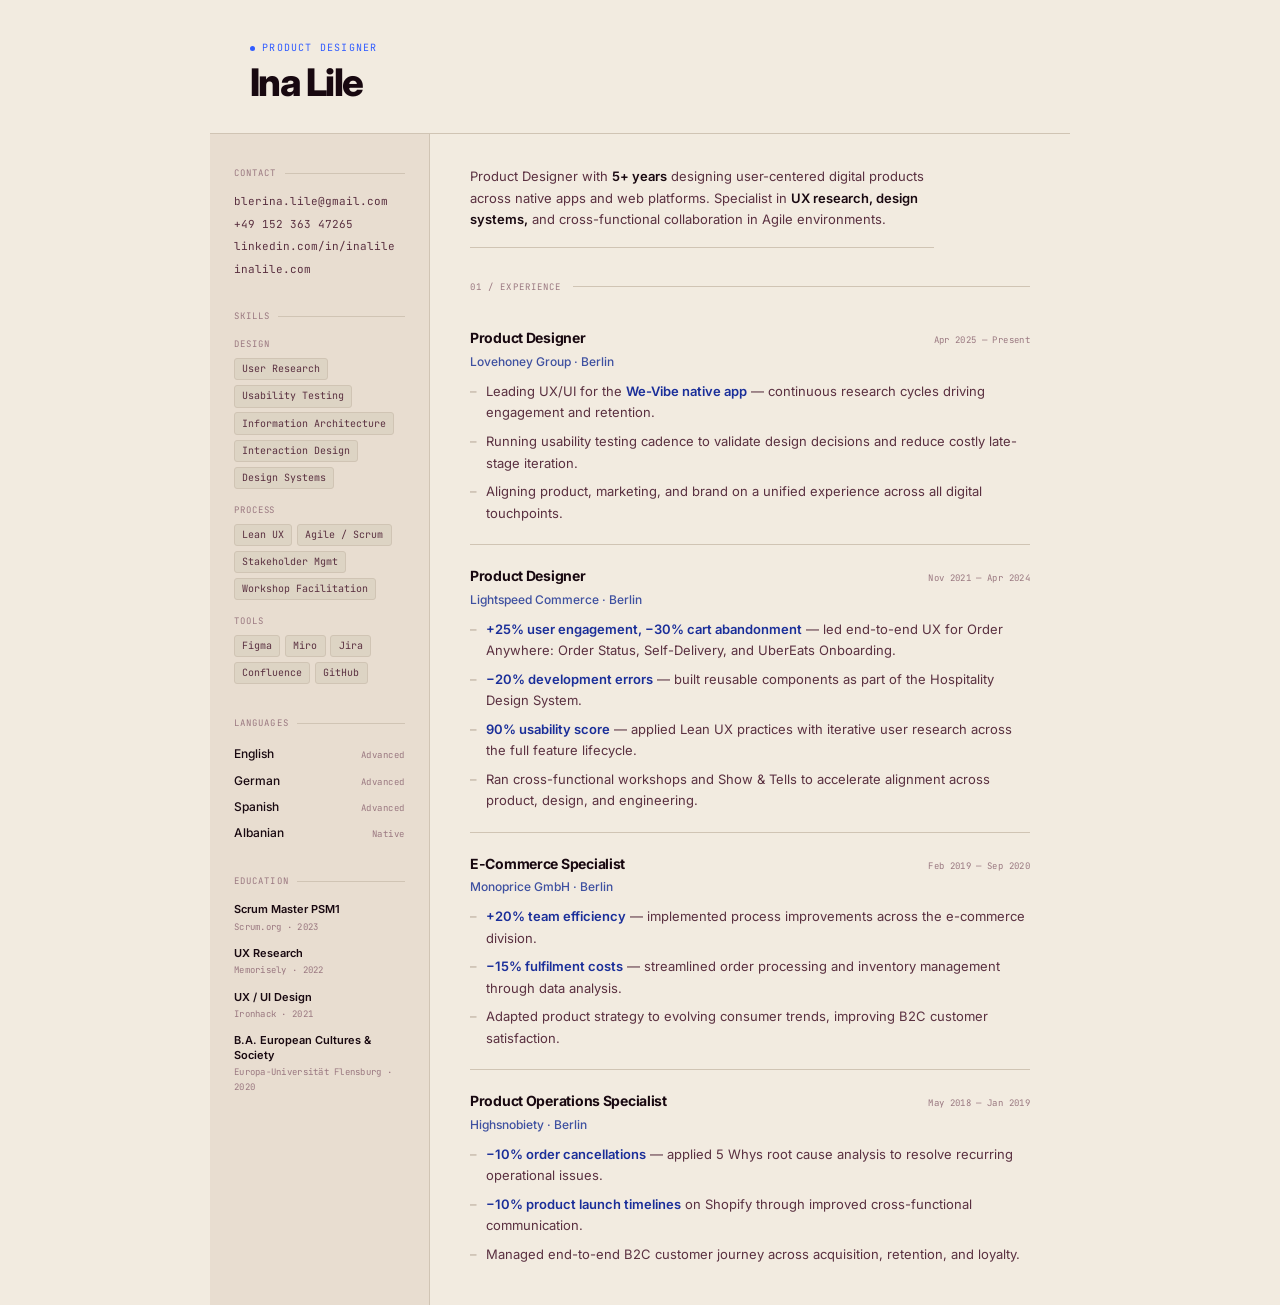
<file: resume.html>
<!DOCTYPE html>
<html lang="en">
<head>
  <meta charset="UTF-8" />
  <meta name="viewport" content="width=device-width, initial-scale=1.0" />
  <title>Ina Lile — CV</title>
  <link rel="preconnect" href="https://fonts.googleapis.com" />
  <link rel="preconnect" href="https://fonts.gstatic.com" crossorigin />
  <link href="https://fonts.googleapis.com/css2?family=Inter:wght@400;500;600;700;800&family=JetBrains+Mono:wght@400;500&display=swap" rel="stylesheet" />
  <style>
    /* ── Design tokens — Inverse of portfolio (light / cream) ── */
    :root {
      --canvas:         #F2EBE0;
      --surface-1:      #E8DDD0;
      --surface-2:      #DDD4C4;
      --text-primary:   #180810;
      --text-secondary: #5A3040;
      --text-tertiary:  #9A7880;
      --line-subtle:    #D0C4B4;
      --line-strong:    #B8A898;
      --accent-vivid:   #315CFF;
      --accent-deep:    #1A2E99;
      --accent-muted:   #3E50A0;
      --gold:           #9A6C1E;
      --blush:          #A14C68;
      --cream:          #180810;
      --font-sans: 'Inter', -apple-system, BlinkMacSystemFont, 'Segoe UI', sans-serif;
      --font-mono: 'JetBrains Mono', 'Fira Code', monospace;
    }

    *, *::before, *::after { margin: 0; padding: 0; box-sizing: border-box; }

    html {
      font-size: 16px;
      -webkit-print-color-adjust: exact;
      print-color-adjust: exact;
    }

    body {
      font-family: var(--font-sans);
      font-size: 0.875rem;
      line-height: 1.6;
      color: var(--text-primary);
      background: var(--canvas);
      -webkit-font-smoothing: antialiased;
    }

    a { color: inherit; text-decoration: none; }

    /* ════════════════════════════════════
       PAGE SHELL
    ════════════════════════════════════ */
    .page {
      max-width: 860px;
      margin: 0 auto;
    }

    /* ════════════════════════════════════
       HEADER — full width
    ════════════════════════════════════ */
    .header {
      display: flex;
      align-items: flex-end;
      justify-content: space-between;
      gap: 2rem;
      padding: 2.5rem 2.5rem 2rem;
      border-bottom: 1px solid var(--line-subtle);
    }

    .header__left {}

    .header__eyebrow {
      font-family: var(--font-mono);
      font-size: 0.625rem;
      letter-spacing: 0.12em;
      text-transform: uppercase;
      color: var(--accent-vivid);
      margin-bottom: 0.45rem;
      display: flex;
      align-items: center;
      gap: 0.45rem;
    }
    .header__eyebrow::before {
      content: '';
      width: 5px; height: 5px;
      border-radius: 50%;
      background: var(--accent-vivid);
      flex-shrink: 0;
    }

    .header__name {
      font-size: 2.375rem;
      font-weight: 800;
      letter-spacing: -0.045em;
      line-height: 1;
      color: var(--cream);
    }


    /* ════════════════════════════════════
       BODY — sidebar + main
    ════════════════════════════════════ */
    .body {
      display: grid;
      grid-template-columns: 220px 1fr;
    }

    /* ────────────────────────────────────
       SIDEBAR
    ──────────────────────────────────── */
    .sidebar {
      background: var(--surface-1);
      border-right: 1px solid var(--line-subtle);
      padding: 2rem 1.5rem;
      display: flex;
      flex-direction: column;
      gap: 2rem;
    }

    .sidebar-section {}

    .sidebar-label {
      font-family: var(--font-mono);
      font-size: 0.5625rem;
      letter-spacing: 0.12em;
      text-transform: uppercase;
      color: var(--text-tertiary);
      margin-bottom: 0.85rem;
      display: flex;
      align-items: center;
      gap: 0.5rem;
    }
    .sidebar-label::after {
      content: '';
      flex: 1;
      height: 1px;
      background: var(--line-subtle);
    }

    /* Contact */
    .contact-list {
      list-style: none;
      display: flex;
      flex-direction: column;
      gap: 0.45rem;
    }
    .contact-list li {
      font-size: 0.6875rem;
      color: var(--text-secondary);
      font-family: var(--font-mono);
      line-height: 1.4;
      word-break: break-all;
    }
    .contact-list a { color: var(--text-secondary); }

    /* Skill groups */
    .skill-group {
      margin-bottom: 0.85rem;
    }
    .skill-group:last-child { margin-bottom: 0; }

    .skill-group__name {
      font-family: var(--font-mono);
      font-size: 0.5625rem;
      letter-spacing: 0.1em;
      text-transform: uppercase;
      color: var(--text-tertiary);
      margin-bottom: 0.4rem;
    }

    .skill-group__items {
      display: flex;
      flex-wrap: wrap;
      gap: 0.3rem;
    }

    .skill-tag {
      font-size: 0.625rem;
      font-family: var(--font-mono);
      color: var(--text-secondary);
      background: var(--surface-2);
      border: 1px solid var(--line-subtle);
      border-radius: 3px;
      padding: 0.2rem 0.45rem;
      line-height: 1.4;
    }

    /* Languages */
    .lang-list {
      list-style: none;
      display: flex;
      flex-direction: column;
      gap: 0.45rem;
    }
    .lang-item {
      display: flex;
      justify-content: space-between;
      align-items: baseline;
      font-size: 0.75rem;
    }
    .lang-item__name { color: var(--text-primary); font-weight: 500; }
    .lang-item__level {
      font-family: var(--font-mono);
      font-size: 0.5625rem;
      color: var(--text-tertiary);
      letter-spacing: 0.06em;
    }

    /* Education in sidebar */
    .edu-list {
      list-style: none;
      display: flex;
      flex-direction: column;
      gap: 0.75rem;
    }
    .edu-item__title {
      font-size: 0.6875rem;
      font-weight: 600;
      color: var(--text-primary);
      line-height: 1.35;
    }
    .edu-item__meta {
      font-family: var(--font-mono);
      font-size: 0.5625rem;
      color: var(--text-tertiary);
      margin-top: 0.15rem;
      letter-spacing: 0.03em;
    }

    /* ────────────────────────────────────
       MAIN CONTENT
    ──────────────────────────────────── */
    .main {
      padding: 2rem 2.5rem 2.5rem;
      display: flex;
      flex-direction: column;
      gap: 2rem;
    }

    /* Section rule */
    .section-rule {
      display: flex;
      align-items: center;
      gap: 0.75rem;
      margin-bottom: 0.85rem;
    }
    .section-rule__label {
      font-family: var(--font-mono);
      font-size: 0.5625rem;
      letter-spacing: 0.12em;
      text-transform: uppercase;
      color: var(--text-tertiary);
      white-space: nowrap;
    }
    .section-rule__line {
      flex: 1;
      height: 1px;
      background: var(--line-subtle);
    }

    /* Summary */
    .summary {
      font-size: 0.8125rem;
      color: var(--text-secondary);
      line-height: 1.65;
      max-width: 58ch;
      padding-bottom: 1rem;
      border-bottom: 1px solid var(--line-subtle);
    }
    .summary strong { color: var(--text-primary); font-weight: 600; }

    /* Experience section */
    .experience {}

    /* Entry */
    .entry {
      padding: 1.25rem 0;
      border-bottom: 1px solid var(--line-subtle);
    }
    .entry:last-child { border-bottom: none; padding-bottom: 0; }

    /* Entry header row */
    .entry__head {
      display: flex;
      align-items: baseline;
      justify-content: space-between;
      gap: 1rem;
      margin-bottom: 0.15rem;
    }

    .entry__role {
      font-size: 0.875rem;
      font-weight: 700;
      color: var(--cream);
      letter-spacing: -0.02em;
    }

    .entry__date {
      font-family: var(--font-mono);
      font-size: 0.5625rem;
      color: var(--text-tertiary);
      white-space: nowrap;
      letter-spacing: 0.04em;
    }

    .entry__company {
      font-size: 0.75rem;
      color: var(--accent-muted);
      margin-bottom: 0.6rem;
      font-weight: 500;
    }

    /* Bullets — outcome-first */
    .entry__bullets {
      list-style: none;
      display: flex;
      flex-direction: column;
      gap: 0.45rem;
    }

    .entry__bullets li {
      font-size: 0.8125rem;
      color: var(--text-secondary);
      line-height: 1.65;
      padding-left: 1rem;
      position: relative;
    }
    .entry__bullets li::before {
      content: '–';
      position: absolute;
      left: 0;
      color: var(--line-strong);
    }

    /* Highlight impact metrics in bullets */
    .entry__bullets li strong {
      color: var(--accent-deep);
      font-weight: 600;
    }

    @media print {
      body { background: var(--canvas); color: var(--text-primary); }
      .page { max-width: 100%; }
      @page { margin: 0; size: A4; }
    }
  </style>
</head>
<body>
<div class="page">

  <!-- ══════════════════════════════
       HEADER
  ══════════════════════════════ -->
  <header class="header">
    <div class="header__left">
      <div class="header__eyebrow">Product Designer</div>
      <h1 class="header__name">Ina Lile</h1>
    </div>

  </header>

  <div class="body">

    <!-- ══════════════════════════════
         SIDEBAR — reference info
         Recruiter's first scan:
         "Can she do the job? What tools?"
    ══════════════════════════════ -->
    <aside class="sidebar">

      <div class="sidebar-section">
        <div class="sidebar-label">Contact</div>
        <ul class="contact-list">
          <li><a href="mailto:blerina.lile@gmail.com">blerina.lile@gmail.com</a></li>
          <li>+49 152 363 47265</li>
          <li><a href="https://www.linkedin.com/in/inalile/">linkedin.com/in/inalile</a></li>
          <li><a href="https://www.inalile.com">inalile.com</a></li>
        </ul>
      </div>

      <div class="sidebar-section">
        <div class="sidebar-label">Skills</div>

        <div class="skill-group">
          <div class="skill-group__name">Design</div>
          <div class="skill-group__items">
            <span class="skill-tag">User Research</span>
            <span class="skill-tag">Usability Testing</span>
            <span class="skill-tag">Information Architecture</span>
            <span class="skill-tag">Interaction Design</span>
            <span class="skill-tag">Design Systems</span>
          </div>
        </div>

        <div class="skill-group">
          <div class="skill-group__name">Process</div>
          <div class="skill-group__items">
            <span class="skill-tag">Lean UX</span>
            <span class="skill-tag">Agile / Scrum</span>
            <span class="skill-tag">Stakeholder Mgmt</span>
            <span class="skill-tag">Workshop Facilitation</span>
          </div>
        </div>

        <div class="skill-group">
          <div class="skill-group__name">Tools</div>
          <div class="skill-group__items">
            <span class="skill-tag">Figma</span>
            <span class="skill-tag">Miro</span>
            <span class="skill-tag">Jira</span>
            <span class="skill-tag">Confluence</span>
            <span class="skill-tag">GitHub</span>
          </div>
        </div>
      </div>

      <div class="sidebar-section">
        <div class="sidebar-label">Languages</div>
        <ul class="lang-list">
          <li class="lang-item">
            <span class="lang-item__name">English</span>
            <span class="lang-item__level">Advanced</span>
          </li>
          <li class="lang-item">
            <span class="lang-item__name">German</span>
            <span class="lang-item__level">Advanced</span>
          </li>
          <li class="lang-item">
            <span class="lang-item__name">Spanish</span>
            <span class="lang-item__level">Advanced</span>
          </li>
          <li class="lang-item">
            <span class="lang-item__name">Albanian</span>
            <span class="lang-item__level">Native</span>
          </li>
        </ul>
      </div>

      <div class="sidebar-section">
        <div class="sidebar-label">Education</div>
        <ul class="edu-list">
          <li>
            <div class="edu-item__title">Scrum Master PSM1</div>
            <div class="edu-item__meta">Scrum.org · 2023</div>
          </li>
          <li>
            <div class="edu-item__title">UX Research</div>
            <div class="edu-item__meta">Memorisely · 2022</div>
          </li>
          <li>
            <div class="edu-item__title">UX / UI Design</div>
            <div class="edu-item__meta">Ironhack · 2021</div>
          </li>
          <li>
            <div class="edu-item__title">B.A. European Cultures &amp; Society</div>
            <div class="edu-item__meta">Europa-Universität Flensburg · 2020</div>
          </li>
        </ul>
      </div>

    </aside>

    <!-- ══════════════════════════════
         MAIN — narrative content
         Chronological story after
         the recruiter is convinced
    ══════════════════════════════ -->
    <main class="main">

      <p class="summary">
        Product Designer with <strong>5+ years</strong> designing user-centered digital products across native apps and web platforms. Specialist in <strong>UX research, design systems,</strong> and cross-functional collaboration in Agile environments.
      </p>

      <section class="experience">
        <div class="section-rule">
          <span class="section-rule__label">01 / Experience</span>
          <span class="section-rule__line"></span>
        </div>

        <div class="entry">
          <div class="entry__head">
            <span class="entry__role">Product Designer</span>
            <span class="entry__date">Apr 2025 — Present</span>
          </div>
          <div class="entry__company">Lovehoney Group · Berlin</div>
          <ul class="entry__bullets">
            <li>Leading UX/UI for the <strong>We-Vibe native app</strong> — continuous research cycles driving engagement and retention.</li>
            <li>Running usability testing cadence to validate design decisions and reduce costly late-stage iteration.</li>
            <li>Aligning product, marketing, and brand on a unified experience across all digital touchpoints.</li>
          </ul>
        </div>

        <div class="entry">
          <div class="entry__head">
            <span class="entry__role">Product Designer</span>
            <span class="entry__date">Nov 2021 — Apr 2024</span>
          </div>
          <div class="entry__company">Lightspeed Commerce · Berlin</div>
          <ul class="entry__bullets">
            <li><strong>+25% user engagement, −30% cart abandonment</strong> — led end-to-end UX for Order Anywhere: Order Status, Self-Delivery, and UberEats Onboarding.</li>
            <li><strong>−20% development errors</strong> — built reusable components as part of the Hospitality Design System.</li>
            <li><strong>90% usability score</strong> — applied Lean UX practices with iterative user research across the full feature lifecycle.</li>
            <li>Ran cross-functional workshops and Show &amp; Tells to accelerate alignment across product, design, and engineering.</li>
          </ul>
        </div>

        <div class="entry">
          <div class="entry__head">
            <span class="entry__role">E-Commerce Specialist</span>
            <span class="entry__date">Feb 2019 — Sep 2020</span>
          </div>
          <div class="entry__company">Monoprice GmbH · Berlin</div>
          <ul class="entry__bullets">
            <li><strong>+20% team efficiency</strong> — implemented process improvements across the e-commerce division.</li>
            <li><strong>−15% fulfilment costs</strong> — streamlined order processing and inventory management through data analysis.</li>
            <li>Adapted product strategy to evolving consumer trends, improving B2C customer satisfaction.</li>
          </ul>
        </div>

        <div class="entry">
          <div class="entry__head">
            <span class="entry__role">Product Operations Specialist</span>
            <span class="entry__date">May 2018 — Jan 2019</span>
          </div>
          <div class="entry__company">Highsnobiety · Berlin</div>
          <ul class="entry__bullets">
            <li><strong>−10% order cancellations</strong> — applied 5 Whys root cause analysis to resolve recurring operational issues.</li>
            <li><strong>−10% product launch timelines</strong> on Shopify through improved cross-functional communication.</li>
            <li>Managed end-to-end B2C customer journey across acquisition, retention, and loyalty.</li>
          </ul>
        </div>

      </section>
    </main>

  </div><!-- /body -->
</div><!-- /page -->
</body>
</html>
</file>
<file: css/design-system.css>
/* ==============================================
   DESIGN SYSTEM — Editorial Palette & Tokens
   ============================================== */

:root {
  /* --- Editorial Palette: Burgundy / Wine --- */
  --canvas:         #240E1A;
  --surface-1:      #361524;
  --surface-2:      #481C2E;
  --surface-inset:  #180B12;

  --text-primary:   #F2EBE0;
  --text-secondary: #D4B8A8;
  --text-tertiary:  #A08880;
  --text-inverse:   #180810;

  --line-subtle:    #4A2838;
  --line-strong:    #6A364E;

  /* --- Accent Family: Cobalt / Royal Blue --- */
  --accent-vivid:   #3D64FF;
  --accent-strong:  #2E50CC;
  --accent-deep:    #DCE4FF;
  --accent-soft:    #101A42;
  --accent-muted:   #7B8EC8;

  /* --- Warm accent: mulberry / mineral red (secondary, non-destructive) --- */
  --blush:          #BE5878;
  --blush-dim:      rgba(190, 88, 120, 0.12);
  --warm-muted:     #CC788E;

  /* --- Deep warm (darker mulberry, for hover/depth) --- */
  --crimson:        #A84A6C;
  --crimson-dim:    rgba(168, 74, 108, 0.12);
  --crimson-glow:   rgba(168, 74, 108, 0.07);

  /* --- Cream --- */
  --cream:          #F2EBE0;

  /* --- Counter-accent: deep mulberry --- */
  --counter-accent: #A84A6C;

  /* --- Cool Counterbalance --- */
  --ink:            #0F0508;
  --ink-muted:      #240E1A;

  /* --- Semantic Surfaces --- */
  --bg-canvas:      var(--canvas);
  --bg-surface:     var(--surface-1);
  --bg-elevated:    #2C1220;
  --bg-inset:       var(--surface-inset);
  --color-success:  #5AAB7A;

  /* --- Typography --- */
  --font-sans:  'Inter', -apple-system, BlinkMacSystemFont, 'Segoe UI', sans-serif;
  --font-mono:  'JetBrains Mono', 'Fira Code', monospace;

  --text-xs:   0.6875rem;  /* 11px */
  --text-sm:   0.8125rem;  /* 13px */
  --text-base: 0.9375rem;  /* 15px */
  --text-md:   1rem;       /* 16px */
  --text-lg:   1.125rem;   /* 18px */
  --text-xl:   1.3125rem;  /* 21px */
  --text-2xl:  1.625rem;   /* 26px */
  --text-3xl:  2rem;       /* 32px */
  --text-4xl:  2.625rem;   /* 42px */
  --text-5xl:  3.5rem;     /* 56px */
  --text-6xl:  4.5rem;     /* 72px */
  --text-7xl:  5.5rem;     /* 88px */
  --text-display: clamp(3rem, 7vw, 6rem);

  --leading-none:    1;
  --leading-tight:   1.1;
  --leading-snug:    1.25;
  --leading-normal:  1.5;
  --leading-relaxed: 1.65;

  --tracking-tighter: -0.04em;
  --tracking-tight:   -0.025em;
  --tracking-normal:   0;
  --tracking-wide:     0.04em;
  --tracking-wider:    0.08em;
  --tracking-widest:   0.12em;

  --measure-narrow:  36ch;
  --measure-normal:  52ch;
  --measure-wide:    68ch;

  /* --- Spacing --- */
  --space-1:  0.25rem;
  --space-2:  0.5rem;
  --space-3:  0.75rem;
  --space-4:  1rem;
  --space-5:  1.25rem;
  --space-6:  1.5rem;
  --space-8:  2rem;
  --space-10: 2.5rem;
  --space-12: 3rem;
  --space-16: 4rem;
  --space-20: 5rem;
  --space-24: 6rem;
  --space-32: 8rem;
  --space-40: 10rem;

  /* --- Radii --- */
  --radius-sm:   4px;
  --radius-md:   6px;
  --radius-lg:   10px;
  --radius-xl:   14px;
  --radius-2xl:  20px;
  --radius-full: 9999px;

  /* --- Shadows --- */
  --shadow-xs:  0 1px 2px rgba(10, 2, 6, 0.50);
  --shadow-sm:  0 2px 4px rgba(10, 2, 6, 0.55);
  --shadow-md:  0 4px 12px rgba(10, 2, 6, 0.60);
  --shadow-lg:  0 8px 24px rgba(10, 2, 6, 0.65);
  --shadow-xl:  0 16px 40px rgba(10, 2, 6, 0.70);
  --shadow-2xl: 0 24px 56px rgba(10, 2, 6, 0.80);

  /* --- Motion --- */
  --duration-fast:    120ms;
  --duration-normal:  200ms;
  --duration-slow:    350ms;
  --duration-slower:  600ms;
  --duration-slowest: 1000ms;

  --ease-out:     cubic-bezier(0.16, 1, 0.3, 1);
  --ease-in-out:  cubic-bezier(0.65, 0, 0.35, 1);
  --ease-spring:  cubic-bezier(0.34, 1.56, 0.64, 1);
  --ease-smooth:  cubic-bezier(0.25, 0.46, 0.45, 0.94);
  --ease-elastic: cubic-bezier(0.68, -0.55, 0.27, 1.55);

  /* --- Z-index --- */
  --z-base:     1;
  --z-dropdown: 100;
  --z-sticky:   200;
  --z-overlay:  300;
  --z-modal:    400;
  --z-toast:    500;

  /* --- Container --- */
  --container-max: 1120px;
  --container-padding: var(--space-6);

  /* Legacy compat tokens */
  --surface-primary:   var(--bg-elevated);
  --surface-secondary: var(--bg-canvas);
  --surface-tertiary:  var(--bg-surface);
  --surface-elevated:  var(--bg-elevated);
  --surface-inverse:   var(--cream);
  --border-default:    var(--line-subtle);
  --border-strong:     var(--line-strong);
  --border-focus:      var(--accent-strong);
  --color-brand:       var(--accent-vivid);
  --color-brand-subtle: var(--accent-soft);
  --color-pink-500:    var(--blush);
  --color-pink-300:    var(--blush);
  --color-pink-200:    var(--blush-dim);
  --color-pink-100:    var(--blush-dim);
  --color-pink-50:     rgba(190, 88, 120, 0.05);
  --color-pink-600:    var(--crimson);
  --color-pink-700:    var(--crimson);
  --color-blue-50:     var(--accent-soft);
  --color-blue-200:    var(--accent-muted);
  --color-blue-600:    var(--accent-strong);
  --color-neutral-0:   var(--bg-elevated);
  --color-neutral-50:  var(--bg-canvas);
  --color-neutral-100: var(--surface-1);
  --color-neutral-200: var(--line-subtle);
  --color-neutral-300: var(--line-strong);
  --color-neutral-400: var(--text-tertiary);
  --color-neutral-500: var(--text-secondary);
  --color-neutral-600: var(--text-secondary);
  --color-neutral-700: #D4B8A8;
  --color-neutral-800: #E0D4C4;
  --color-neutral-900: var(--text-primary);
  --color-neutral-950: var(--cream);
  --text-link:         var(--accent-deep);
  --text-accent:       var(--accent-vivid);
  --shadow-accent:     0 4px 14px rgba(61, 100, 255, 0.25);
  --shadow-pink:       0 4px 14px rgba(190, 88, 120, 0.18);
  --shadow-blue:       0 4px 14px rgba(46, 80, 204, 0.22);
  --color-success:     #5AAB7A;
  --color-warning:     #D4A843;
  --color-error:       #C93838;
}

/* --- Deeper wine in true dark mode --- */
@media (prefers-color-scheme: dark) {
  :root {
    --bg-canvas:      #1C0C16;
    --bg-surface:     #2A121E;
    --bg-elevated:    #221028;
    --bg-inset:       #120810;

    --line-subtle:    #3C2030;
    --line-strong:    #562C44;

    --canvas:         #1C0C16;
    --surface-1:      #2A121E;
    --surface-2:      #381828;
    --surface-inset:  #120810;

    --shadow-xs:  0 1px 2px rgba(8, 2, 6, 0.65);
    --shadow-sm:  0 2px 4px rgba(8, 2, 6, 0.70);
    --shadow-md:  0 4px 12px rgba(8, 2, 6, 0.75);
    --shadow-lg:  0 8px 24px rgba(8, 2, 6, 0.80);
    --shadow-xl:  0 16px 40px rgba(8, 2, 6, 0.85);
    --shadow-2xl: 0 24px 56px rgba(8, 2, 6, 0.92);
  }
}

/* --- Reset & Base --- */
*,
*::before,
*::after {
  margin: 0;
  padding: 0;
  box-sizing: border-box;
}

html {
  font-size: 16px;
  scroll-behavior: smooth;
  -webkit-text-size-adjust: 100%;
}

@media (prefers-reduced-motion: reduce) {
  html { scroll-behavior: auto; }
}

body {
  font-family: var(--font-sans);
  font-size: var(--text-base);
  line-height: var(--leading-normal);
  color: var(--text-primary);
  background-color: var(--bg-canvas);
  -webkit-font-smoothing: antialiased;
  -moz-osx-font-smoothing: grayscale;
  overflow-x: hidden;
}

img {
  max-width: 100%;
  height: auto;
  display: block;
}

a {
  color: inherit;
  text-decoration: none;
}

button {
  cursor: pointer;
  border: none;
  background: none;
  font: inherit;
  color: inherit;
}

ul, ol {
  list-style: none;
}

::selection {
  background: var(--crimson-dim);
  color: var(--cream);
}

/* --- Focus Visible --- */
:focus-visible {
  outline: 2px solid var(--accent-strong);
  outline-offset: 2px;
  border-radius: var(--radius-sm);
}

/* --- Container --- */
.container {
  width: 100%;
  max-width: var(--container-max);
  margin: 0 auto;
  padding-left: var(--container-padding);
  padding-right: var(--container-padding);
  position: relative;
  z-index: 1;
}

/* --- Text Utilities --- */
.text-gradient {
  color: var(--blush);
}

.contact__dot {
  color: var(--accent-vivid);
}

strong {
  font-weight: 600;
  color: var(--text-primary);
}

em {
  font-style: italic;
}

.mono {
  font-family: var(--font-mono);
}
</file>
<file: css/components.css>
/* ==============================================
   COMPONENTS — Navigation, Buttons, Tags, Modals
   ============================================== */

/* --- Navigation --- */
.nav {
  position: fixed;
  top: 0;
  left: 0;
  right: 0;
  z-index: var(--z-sticky);
  background: rgba(36, 14, 26, 0.88);
  backdrop-filter: blur(14px) saturate(160%);
  -webkit-backdrop-filter: blur(14px) saturate(160%);
  border-bottom: 1px solid transparent;
  transition: border-color var(--duration-normal) var(--ease-out);
}

@media (prefers-color-scheme: dark) {
  .nav {
    background: rgba(28, 12, 22, 0.9);
  }
}

.nav--scrolled {
  border-bottom-color: var(--line-subtle);
}

.nav__inner {
  display: flex;
  align-items: center;
  justify-content: space-between;
  height: 56px;
}

.nav__logo {
  display: inline-flex;
  align-items: center;
  gap: 4px;
  font-size: var(--text-base);
  font-weight: 800;
  letter-spacing: var(--tracking-normal);
  color: var(--text-primary);
  transition: color var(--duration-fast) var(--ease-out);
}

.nav__logo:hover {
  color: var(--cream);
}

.nav__logo-dot {
  width: 8px;
  height: 8px;
  border-radius: var(--radius-full);
  background: var(--accent-vivid);
  flex-shrink: 0;
}

.nav__links {
  display: flex;
  align-items: center;
  gap: var(--space-8);
}

.nav__link {
  font-size: var(--text-sm);
  font-weight: 500;
  color: var(--text-secondary);
  transition: color var(--duration-fast) var(--ease-out);
  position: relative;
  letter-spacing: var(--tracking-wide);
}

.nav__link::after {
  content: '';
  position: absolute;
  bottom: -6px;
  left: 0;
  width: 0;
  height: 1.5px;
  background: var(--accent-vivid);
  transition: width var(--duration-normal) var(--ease-out);
}

.nav__link:hover,
.nav__link--active {
  color: var(--text-primary);
}

.nav__link:hover::after,
.nav__link--active::after {
  width: 100%;
}

/* CTA — editorial text link with arrow, not a pill */
.nav__link--cta {
  color: var(--text-primary);
  font-weight: 600;
  border: none;
  background: none;
  padding: 0;
  font-family: var(--font-sans);
  font-size: var(--text-sm);
  cursor: pointer;
  letter-spacing: var(--tracking-normal);
}

.nav__link--cta::after { display: none; }

.nav__arrow {
  display: inline-block;
  transition: transform var(--duration-fast) var(--ease-out);
  margin-left: var(--space-1);
}

.nav__link--cta:hover .nav__arrow {
  transform: translateX(3px);
}

.nav__link--cta:hover {
  color: var(--accent-vivid);
}

/* Mobile Nav Toggle */
.nav__toggle {
  display: none;
  flex-direction: column;
  gap: 5px;
  width: 28px;
  padding: 4px 0;
}

.nav__toggle-bar {
  height: 2px;
  background: var(--cream);
  border-radius: var(--radius-full);
  transition: transform 380ms cubic-bezier(0.34, 1.56, 0.64, 1),
              opacity 160ms var(--ease-out),
              width 380ms cubic-bezier(0.34, 1.56, 0.64, 1);
}

/* Asymmetric widths — intentionally unequal */
.nav__toggle-bar:nth-child(1) { width: 100%; }
.nav__toggle-bar:nth-child(2) { width: 60%; }
.nav__toggle-bar:nth-child(3) { width: 80%; }

/* Open state — all bars snap to X */
.nav__toggle[aria-expanded="true"] .nav__toggle-bar:nth-child(1) {
  width: 100%;
  transform: translateY(7px) rotate(45deg);
}
.nav__toggle[aria-expanded="true"] .nav__toggle-bar:nth-child(2) {
  opacity: 0;
  transform: scaleX(0);
}
.nav__toggle[aria-expanded="true"] .nav__toggle-bar:nth-child(3) {
  width: 100%;
  transform: translateY(-7px) rotate(-45deg);
}

@media (max-width: 768px) {
  .nav__toggle { display: flex; }

  /* Strip backdrop-filter when menu is open so fixed children
     position relative to the viewport, not the nav element */
  .nav--menu-open {
    backdrop-filter: none;
    -webkit-backdrop-filter: none;
  }

  .nav__links {
    position: fixed;
    inset: 0;
    flex-direction: column;
    justify-content: center;
    align-items: center;
    gap: var(--space-8);
    background: #100608;
    z-index: var(--z-overlay);
    transform: translateX(100%);
    transition: transform var(--duration-slow) var(--ease-out);
  }

  .nav__links--open {
    transform: translateX(0);
  }

  .nav__link {
    font-size: var(--text-2xl);
    font-weight: 700;
    color: var(--text-primary);
    letter-spacing: var(--tracking-tight);
  }

  .nav__link--cta {
    font-size: var(--text-xl);
    color: var(--accent-vivid);
  }

  .nav__link--cta::after { display: none; }
}


/* --- Buttons --- */

/* Editorial CTA — understated depth shift, not a shop button */
.btn--editorial {
  display: inline-flex;
  align-items: center;
  gap: var(--space-3);
  font-size: var(--text-sm);
  font-weight: 600;
  color: var(--text-inverse);
  background: var(--cream);
  padding: var(--space-3) var(--space-6);
  border-radius: var(--radius-md);
  position: relative;
  overflow: hidden;
  letter-spacing: var(--tracking-wide);
  transition: transform 0.35s cubic-bezier(0.16, 1, 0.3, 1),
              box-shadow 0.35s cubic-bezier(0.16, 1, 0.3, 1),
              background 0.35s var(--ease-out);
  box-shadow: 0 1px 3px rgba(10, 2, 6, 0.25),
              inset 0 1px 0 rgba(255, 255, 255, 0.35);
}

/* Directional shimmer — a blade of light passes left-to-right on hover */
.btn--editorial::before {
  content: '';
  position: absolute;
  inset: 0;
  border-radius: inherit;
  background: linear-gradient(
    105deg,
    transparent 20%,
    rgba(255, 255, 255, 0.22) 50%,
    transparent 80%
  );
  background-size: 200% 100%;
  background-position: 200% 0;
  transition: background-position 0.55s var(--ease-out);
  pointer-events: none;
}

.btn--editorial:hover::before {
  background-position: -60% 0;
}

/* Squeeze-then-lift: horizontal compression as it releases upward */
.btn--editorial:hover {
  background: #ede1cc;
  transform: translateY(-2px) scaleX(0.982);
  box-shadow: 0 6px 22px rgba(242, 235, 224, 0.12),
              0 2px 6px rgba(10, 2, 6, 0.18),
              inset 0 1px 0 rgba(255, 255, 255, 0.45);
  letter-spacing: calc(var(--tracking-wide) + 0.012em);
}

/* Press: reverse squeeze — widens slightly as it pushes down */
.btn--editorial:active {
  transform: translateY(1px) scaleX(1.006);
  box-shadow: 0 1px 3px rgba(10, 2, 6, 0.2),
              inset 0 2px 3px rgba(10, 2, 6, 0.07);
  transition-duration: 60ms;
}

.btn--editorial svg {
  transition: transform 0.35s cubic-bezier(0.16, 1, 0.3, 1);
}

.btn--editorial:hover svg {
  transform: translateX(3px);
}

/* ------------------------------------------------
   CTA PRIMARY — designed directional control
   A lightly bordered horizontal object with a
   contained circular arrow zone. The zone's SVG
   arrow begins pointing ↓ (rotate 90°) and
   transitions to ↘ (rotate 45°) on hover.
------------------------------------------------ */
.cta-primary {
  display: inline-flex;
  align-items: center;
  gap: 12px;
  padding: 7px 7px 7px 18px;
  border: 1px solid rgba(110, 127, 184, 0.22);
  border-radius: 10px;
  background: rgba(255, 255, 255, 0.02);
  text-decoration: none;
  cursor: pointer;
  transition:
    border-color 220ms cubic-bezier(0.22, 1, 0.36, 1),
    background    220ms cubic-bezier(0.22, 1, 0.36, 1),
    transform     220ms cubic-bezier(0.22, 1, 0.36, 1);
}

.cta-primary:hover {
  border-color: rgba(110, 127, 184, 0.42);
  background: rgba(255, 255, 255, 0.035);
  transform: translateY(-1px);
}

.cta-primary:active {
  transform: translateY(0);
  transition-duration: 60ms;
}

/* Solo: bare directional mark — no container, no chrome.
   Just the SVG arrow with a diffuse blue glow. ↓ at rest, ↘ on hover. */
.cta-primary--solo {
  padding: 6px;
  border: none;
  background: none;
}

.cta-primary--solo:hover {
  background: none;
  border-color: transparent;
}

.cta-primary--solo svg {
  display: block;
  color: var(--accent-vivid);
  transform: rotate(90deg);
  filter: drop-shadow(0 0 5px rgba(49, 92, 255, 0.38));
  transition: transform 300ms cubic-bezier(0.34, 1.56, 0.64, 1),
              filter   220ms cubic-bezier(0.22, 1, 0.36, 1);
}

.cta-primary--solo:hover svg {
  transform: rotate(45deg);
  filter: drop-shadow(0 0 10px rgba(49, 92, 255, 0.70));
}

.cta-primary__label {
  font-size: var(--text-base);
  font-weight: 600;
  color: var(--text-primary);
  letter-spacing: -0.01em;
  white-space: nowrap;
}

/* Circular arrow container */
.cta-primary__zone {
  width: 32px;
  height: 32px;
  border-radius: 50%;
  background: rgba(49, 92, 255, 0.12);
  border: 1px solid rgba(49, 92, 255, 0.28);
  display: flex;
  align-items: center;
  justify-content: center;
  flex-shrink: 0;
  color: var(--accent-vivid);
  transition:
    background   220ms cubic-bezier(0.22, 1, 0.36, 1),
    border-color 220ms cubic-bezier(0.22, 1, 0.36, 1);
}

.cta-primary:hover .cta-primary__zone {
  background: rgba(49, 92, 255, 0.20);
  border-color: rgba(49, 92, 255, 0.52);
}

/* Arrow: rotate(90deg) at rest → reads as ↓; rotate(45deg) on hover → reads as ↘ */
.cta-primary__zone svg {
  transform: rotate(90deg);
  transition: transform 300ms cubic-bezier(0.34, 1.56, 0.64, 1);
}

.cta-primary:hover .cta-primary__zone svg {
  transform: rotate(45deg);
}


/* ------------------------------------------------
   CTA SECONDARY — quieter directional
   Always-visible faint underline darkens on hover.
   Used for lower-priority hero action (About Me).
------------------------------------------------ */
.cta-secondary {
  display: inline-flex;
  align-items: center;
  gap: 8px;
  font-size: var(--text-sm);
  font-weight: 500;
  color: var(--text-secondary);
  letter-spacing: -0.005em;
  text-decoration: none;
  border-bottom: 1px solid rgba(110, 127, 184, 0.20);
  padding: 2px 0 4px;
  cursor: pointer;
  transition:
    color        200ms cubic-bezier(0.22, 1, 0.36, 1),
    border-color 200ms cubic-bezier(0.22, 1, 0.36, 1),
    transform    200ms cubic-bezier(0.22, 1, 0.36, 1);
}

.cta-secondary:hover {
  color: var(--text-primary);
  border-color: rgba(110, 127, 184, 0.52);
  transform: translateY(-1px);
}

.cta-secondary svg {
  color: var(--accent-muted);
  flex-shrink: 0;
  transition: transform 200ms cubic-bezier(0.22, 1, 0.36, 1);
}

.cta-secondary:hover svg {
  transform: translateX(3px);
}


/* ------------------------------------------------
   CTA READ — editorial inline action
   Label + extending rule + arrow. Rule grows from
   14px → 24px on hover (spring easing).
   Used for: Read case study, hello@ina.design, LinkedIn
------------------------------------------------ */
.cta-read {
  display: inline-flex;
  align-items: center;
  gap: var(--space-2);
  font-size: var(--text-sm);
  font-weight: 600;
  color: var(--text-secondary);
  letter-spacing: var(--tracking-wide);
  text-decoration: none;
  cursor: pointer;
  background: none;
  border: none;
  padding: 4px 0;
  transition: color 200ms cubic-bezier(0.22, 1, 0.36, 1);
}

.cta-read:hover {
  color: var(--text-primary);
}

/* Typographic rule bridge — extends toward arrow on hover */
.cta-read__rule {
  display: block;
  width: 14px;
  height: 1px;
  background: var(--accent-vivid);
  opacity: 0.50;
  flex-shrink: 0;
  transition:
    width   0.40s cubic-bezier(0.34, 1.56, 0.64, 1),
    opacity 0.40s cubic-bezier(0.34, 1.56, 0.64, 1);
}

.cta-read:hover .cta-read__rule {
  width: 24px;
  opacity: 0.85;
}

.cta-read svg {
  flex-shrink: 0;
  color: var(--accent-muted);
  transition: none;
}

.cta-read:hover svg {
  animation: arrowLaunch 0.44s cubic-bezier(0.34, 1.56, 0.64, 1) forwards;
}

/* Larger variant for contact email */
.cta-read--lg {
  font-size: var(--text-base);
  font-weight: 600;
  letter-spacing: -0.01em;
  gap: var(--space-3);
  color: var(--text-primary);
}

.cta-read--lg:hover {
  color: var(--cream);
}

.cta-read--lg .cta-read__rule {
  height: 1.5px;
}

/* Legacy button compat for modals */
.btn {
  display: inline-flex;
  align-items: center;
  justify-content: center;
  gap: var(--space-2);
  font-size: var(--text-sm);
  font-weight: 600;
  padding: var(--space-3) var(--space-6);
  border-radius: var(--radius-sm);
  transition: all var(--duration-fast) var(--ease-out);
  position: relative;
  overflow: hidden;
  white-space: nowrap;
}

/* ------------------------------------------------
   PRIMARY BUTTON — cobalt pill, tactile inner structure
   Used for: View Case Studies, email CTA
------------------------------------------------ */
.btn--primary {
  display: inline-flex;
  align-items: center;
  gap: 10px;
  height: 48px;
  padding: 0 20px;
  border-radius: 999px;
  background: #315CFF;
  color: #F5F2EC;
  font-size: var(--text-sm);
  font-weight: 600;
  letter-spacing: -0.01em;
  position: relative;
  overflow: hidden;
  white-space: nowrap;
  /* 1px inner border + top highlight + subtle shadow */
  box-shadow:
    inset 0 0 0 1px rgba(220, 228, 255, 0.22),
    inset 0 1px 0 rgba(220, 228, 255, 0.42),
    0 2px 8px rgba(49, 92, 255, 0.28),
    0 1px 2px rgba(0, 0, 0, 0.18);
  transition:
    transform 220ms cubic-bezier(0.22, 1, 0.36, 1),
    box-shadow 220ms cubic-bezier(0.22, 1, 0.36, 1),
    background 220ms cubic-bezier(0.22, 1, 0.36, 1);
}

/* Inset capsule highlight — top-left light fades to transparent bottom-right */
.btn--primary::before {
  content: '';
  position: absolute;
  inset: 2px;
  border-radius: 999px;
  background: linear-gradient(
    155deg,
    rgba(220, 228, 255, 0.22) 0%,
    rgba(220, 228, 255, 0.05) 40%,
    transparent 68%
  );
  pointer-events: none;
}

.btn--primary:hover {
  transform: translateY(-1px);
  box-shadow:
    inset 0 0 0 1px rgba(220, 228, 255, 0.30),
    inset 0 1px 0 rgba(220, 228, 255, 0.58),
    0 5px 16px rgba(49, 92, 255, 0.36),
    0 2px 4px rgba(0, 0, 0, 0.16);
}

.btn--primary:active {
  transform: translateY(0);
  background: #243FAE;
  box-shadow:
    inset 0 0 0 1px rgba(220, 228, 255, 0.14),
    0 1px 4px rgba(49, 92, 255, 0.22);
  transition-duration: 60ms;
}

.btn--primary svg {
  flex-shrink: 0;
  transition: transform 220ms cubic-bezier(0.22, 1, 0.36, 1);
}

.btn--primary:hover svg {
  transform: translateX(4px);
}

/* ------------------------------------------------
   SECONDARY BUTTON — dark ink, editorial, quieter
   Used for: About Me, lower-priority structured actions
   Shape detail: top-right corner is 14px (not 18px) — authored asymmetry
------------------------------------------------ */
.btn--secondary {
  display: inline-flex;
  align-items: center;
  gap: 10px;
  height: 48px;
  padding: 0 18px;
  border-radius: 18px 14px 18px 18px;
  background: rgba(22, 24, 29, 0.88);
  border: 1px solid rgba(110, 127, 184, 0.30);
  color: #F5F2EC;
  font-size: var(--text-sm);
  font-weight: 600;
  letter-spacing: -0.01em;
  position: relative;
  overflow: hidden;
  white-space: nowrap;
  box-shadow: 0 1px 3px rgba(0, 0, 0, 0.28);
  transition:
    transform 220ms cubic-bezier(0.22, 1, 0.36, 1),
    border-color 220ms cubic-bezier(0.22, 1, 0.36, 1),
    background 220ms cubic-bezier(0.22, 1, 0.36, 1),
    box-shadow 220ms cubic-bezier(0.22, 1, 0.36, 1);
}

.btn--secondary:hover {
  transform: translateY(-1px);
  border-color: rgba(110, 127, 184, 0.56);
  background: rgba(28, 30, 38, 0.94);
  box-shadow: 0 4px 12px rgba(0, 0, 0, 0.24);
}

.btn--secondary:active {
  transform: translateY(0);
  border-color: rgba(110, 127, 184, 0.18);
  transition-duration: 60ms;
}

.btn--secondary svg {
  flex-shrink: 0;
  transition: transform 220ms cubic-bezier(0.22, 1, 0.36, 1);
  color: var(--warm-muted);
}

.btn--secondary:hover svg {
  transform: translateX(3px);
}

.btn--lg {
  padding: var(--space-4) var(--space-8);
  font-size: var(--text-base);
}

.btn__arrow {
  transition: transform var(--duration-fast) var(--ease-out);
}

.btn:hover .btn__arrow {
  transform: translateX(3px);
}

.btn:active {
  transform: scale(0.97);
}


/* --- Tags — editorial taxonomy (inside modals) --- */
.tag {
  display: inline-flex;
  align-items: center;
  font-family: var(--font-mono);
  font-size: var(--text-xs);
  font-weight: 500;
  padding: var(--space-1) var(--space-3);
  border-radius: var(--radius-sm);
  letter-spacing: var(--tracking-wider);
  text-transform: uppercase;
}

.tag--pink {
  background: var(--blush-dim);
  color: var(--blush);
  border: 1px solid rgba(161, 76, 104, 0.18);
}

.tag--blue {
  background: var(--accent-soft);
  color: var(--accent-deep);
  border: 1px solid rgba(96, 128, 224, 0.12);
}

.tag--neutral {
  background: var(--bg-surface);
  color: var(--text-secondary);
  border: 1px solid var(--line-subtle);
}

@media (prefers-color-scheme: dark) {
  .tag--pink {
    background: rgba(161, 76, 104, 0.10);
    color: var(--blush);
  }
  .tag--blue {
    background: rgba(49, 92, 255, 0.08);
    color: var(--accent-muted);
  }
}


/* --- Modal --- */
.modal {
  position: fixed;
  inset: 0;
  z-index: var(--z-modal);
  display: flex;
  align-items: flex-start;
  justify-content: center;
  padding: var(--space-8);
  opacity: 0;
  visibility: hidden;
  transition: opacity var(--duration-slow) var(--ease-out),
              visibility var(--duration-slow) var(--ease-out);
  overflow-y: auto;
}

.modal[aria-hidden="false"] {
  opacity: 1;
  visibility: visible;
}

.modal__backdrop {
  position: fixed;
  inset: 0;
  background: rgba(10, 2, 6, 0.72);
  backdrop-filter: blur(8px);
  -webkit-backdrop-filter: blur(6px);
}

.modal__container {
  position: relative;
  width: 100%;
  max-width: 860px;
  background: var(--bg-elevated);
  border-radius: var(--radius-xl);
  box-shadow: var(--shadow-2xl);
  padding: var(--space-12);
  margin: var(--space-8) 0;
  transform: translateY(24px) scale(0.97);
  transition: transform var(--duration-slow) var(--ease-out);
}

.modal[aria-hidden="false"] .modal__container {
  transform: translateY(0) scale(1);
}

.modal__close {
  position: sticky;
  top: 0;
  float: right;
  width: 36px;
  height: 36px;
  display: flex;
  align-items: center;
  justify-content: center;
  border-radius: var(--radius-sm);
  background: var(--bg-surface);
  color: var(--text-secondary);
  z-index: 10;
  border: 1px solid var(--line-subtle);
  transition: background var(--duration-fast) var(--ease-out),
              color var(--duration-fast) var(--ease-out),
              transform var(--duration-fast) var(--ease-spring);
}

.modal__close:hover {
  background: var(--accent-soft);
  color: var(--accent-strong);
  transform: rotate(90deg);
}

@media (max-width: 768px) {
  .modal {
    padding: 0;
  }
  .modal__container {
    border-radius: var(--radius-lg) var(--radius-lg) 0 0;
    padding: var(--space-6);
    margin: var(--space-16) 0 0;
    min-height: calc(100vh - var(--space-16));
  }
}


/* --- CV Modal --- */
.modal__container--cv {
  padding: 0;
  overflow: hidden;
  background: #F2EBE0;
}

.modal__container--cv .modal__close {
  position: absolute;
  top: var(--space-4);
  right: var(--space-4);
  background: rgba(24, 8, 16, 0.08);
  border-color: rgba(24, 8, 16, 0.12);
  color: #180810;
  z-index: 10;
}

.modal__container--cv .modal__close:hover {
  background: rgba(24, 8, 16, 0.15);
  color: #180810;
  transform: rotate(90deg);
}

.modal__cv-frame {
  display: block;
  width: 100%;
  height: 90vh;
  border: none;
  border-radius: var(--radius-xl);
}

@media (max-width: 768px) {
  .modal__cv-frame {
    height: calc(100vh - var(--space-16));
  }
}

/* --- Case Study (inside modal) --- */

.case-study__header {
  margin-bottom: var(--space-10);
}

.case-study__header-tags {
  display: flex;
  flex-wrap: wrap;
  gap: var(--space-2);
  margin-bottom: var(--space-5);
}

.case-study__title {
  font-size: var(--text-3xl);
  font-weight: 800;
  letter-spacing: var(--tracking-tight);
  line-height: var(--leading-tight);
  margin-bottom: var(--space-2);
}

.case-study__product {
  font-size: var(--text-base);
  color: var(--text-tertiary);
  margin-bottom: var(--space-6);
}

.case-study__meta-grid {
  display: flex;
  flex-wrap: wrap;
  gap: var(--space-3) var(--space-6);
  padding: var(--space-5) var(--space-6);
  background: var(--bg-surface);
  border-radius: var(--radius-md);
  border: 1px solid var(--line-subtle);
}

.case-study__meta-item {
  display: flex;
  align-items: baseline;
  gap: var(--space-2);
}

.case-study__meta-label {
  display: inline;
  font-family: var(--font-mono);
  font-size: var(--text-xs);
  font-weight: 500;
  text-transform: uppercase;
  letter-spacing: var(--tracking-wider);
  color: var(--text-tertiary);
  white-space: nowrap;
}

.case-study__meta-value {
  display: inline;
  font-size: var(--text-sm);
  color: var(--text-primary);
  line-height: var(--leading-relaxed);
}

@media (max-width: 768px) {
  .case-study__title {
    font-size: var(--text-2xl);
  }
  .case-study__meta-grid {
    flex-direction: column;
    gap: var(--space-3);
  }
}

/* Sections */
.case-study__section {
  margin-bottom: var(--space-10);
}

.case-study__section:last-child {
  margin-bottom: 0;
}

.case-study__section-title {
  font-size: var(--text-xl);
  font-weight: 700;
  display: flex;
  align-items: center;
  gap: var(--space-3);
  margin-bottom: var(--space-5);
}

/* Section title mark — a short horizontal rule. Visually distinct from
   the circular list bullets in insights and findings. */
.case-study__section-mark {
  width: 16px;
  height: 1.5px;
  border-radius: 1px;
  background: var(--accent-muted);
  flex-shrink: 0;
  opacity: 0.7;
}

/* Mono sub-label for image groups — "For restaurants", "For consumers" etc */
.case-study__subsection-label {
  font-family: var(--font-mono);
  font-size: var(--text-xs);
  font-weight: 500;
  text-transform: uppercase;
  letter-spacing: var(--tracking-wider);
  color: var(--text-tertiary);
  margin-bottom: var(--space-3);
  margin-top: var(--space-6);
}

.case-study__subsection-label:first-of-type {
  margin-top: 0;
}

/* Cards */
.case-study__card {
  background: var(--bg-surface);
  border-radius: var(--radius-lg);
  padding: var(--space-6);
  line-height: var(--leading-relaxed);
  color: var(--text-secondary);
  border: 1px solid var(--line-subtle);
}

.case-study__card + .case-study__card {
  margin-top: var(--space-4);
}

.case-study__card p {
  color: var(--text-secondary);
}

.case-study__card p + p {
  margin-top: var(--space-3);
}

.case-study__card p + ul,
.case-study__card ul + p {
  margin-top: var(--space-3);
}

.case-study__card p + .case-study__process-grid,
.case-study__card .case-study__process-grid + p {
  margin-top: var(--space-5);
}

.case-study__card h4 {
  font-size: var(--text-sm);
  font-weight: 700;
  color: var(--text-primary);
  margin-bottom: var(--space-3);
}

.case-study__card h4:not(:first-child) {
  margin-top: var(--space-6);
  padding-top: var(--space-5);
  border-top: 1px solid var(--line-subtle);
}

.case-study__card--accent {
  background: var(--accent-soft);
  border-color: var(--accent-muted);
  color: var(--text-primary);
}

.case-study__card--accent h4:not(:first-child) {
  border-top-color: rgba(110, 127, 184, 0.20);
}

.case-study__card--accent p,
.case-study__card--accent li {
  color: var(--text-primary);
  line-height: var(--leading-relaxed);
}

.case-study__card--accent strong {
  color: var(--accent-deep);
  font-weight: 700;
}

@media (prefers-color-scheme: dark) {
  .case-study__card--accent {
    background: rgba(49, 92, 255, 0.06);
    border-color: rgba(49, 92, 255, 0.14);
  }
  .case-study__card--accent p,
  .case-study__card--accent li {
    color: var(--text-secondary);
  }
  .case-study__card--accent strong {
    color: var(--accent-deep);
  }
}

.case-study__card--subtle {
  background: var(--bg-surface);
  border: 1px solid var(--line-subtle);
}

/* Process Grid */
.case-study__process-grid {
  display: grid;
  grid-template-columns: repeat(auto-fit, minmax(200px, 1fr));
  gap: var(--space-6);
}

.process-step { position: relative; }

.process-step__number {
  font-size: var(--text-3xl);
  font-weight: 800;
  color: var(--accent-strong);
  line-height: 1;
  margin-bottom: var(--space-3);
  display: block;
}

.process-step__title {
  font-size: var(--text-sm);
  font-weight: 700;
  color: var(--text-primary);
  margin-bottom: var(--space-2);
}

.process-step p {
  font-size: var(--text-sm);
  line-height: var(--leading-relaxed);
}

/* Insights */
.case-study__insights {
  margin-top: var(--space-6);
  padding-left: var(--space-3);
  border-left: 2px solid var(--line-subtle);
}

.case-study__insights-title {
  font-size: var(--text-base);
  font-weight: 700;
  margin-bottom: var(--space-4);
}

.case-study__insights-list {
  display: flex;
  flex-direction: column;
  gap: var(--space-3);
}

.case-study__insights-list li {
  padding-left: var(--space-5);
  position: relative;
  font-size: var(--text-sm);
  color: var(--text-secondary);
  line-height: var(--leading-relaxed);
}

.case-study__insights-list li::before {
  content: '';
  position: absolute;
  left: 0;
  top: 8px;
  width: 5px;
  height: 5px;
  border-radius: var(--radius-full);
  background: var(--accent-strong);
}

/* Stats */
.case-study__stats {
  display: grid;
  grid-template-columns: repeat(auto-fit, minmax(140px, 1fr));
  gap: var(--space-3);
  margin: var(--space-5) 0;
}

.case-study__stats--inline {
  margin-bottom: 0;
  margin-top: var(--space-4);
}

.stat {
  text-align: center;
  padding: var(--space-5);
  background: var(--bg-surface);
  border-radius: var(--radius-md);
  border: 1px solid var(--line-subtle);
}

.stat__value {
  display: block;
  font-size: var(--text-3xl);
  font-weight: 800;
  color: var(--accent-strong);
  line-height: var(--leading-tight);
  margin-bottom: var(--space-2);
}

.stat__label {
  font-family: var(--font-mono);
  font-size: var(--text-xs);
  font-weight: 500;
  color: var(--text-tertiary);
  text-transform: uppercase;
  letter-spacing: var(--tracking-wide);
}

.stat--small { padding: var(--space-4); }
.stat--small .stat__value { font-size: var(--text-2xl); }

/* Findings */
.case-study__findings {
  display: flex;
  flex-direction: column;
  gap: var(--space-3);
}

.case-study__findings li {
  padding-left: var(--space-5);
  position: relative;
  font-size: var(--text-sm);
  line-height: var(--leading-relaxed);
}

.case-study__findings li::before {
  content: '\2713';
  position: absolute;
  left: 0;
  color: var(--color-success);
  font-weight: 700;
}

/* Outcomes */
.case-study__outcomes {
  display: grid;
  grid-template-columns: repeat(auto-fit, minmax(200px, 1fr));
  gap: var(--space-5);
}

.outcome {
  padding: var(--space-6);
  background: var(--bg-surface);
  border-radius: var(--radius-lg);
  border: 1px solid var(--line-subtle);
  transition: border-color var(--duration-normal) var(--ease-out),
              transform var(--duration-normal) var(--ease-out);
}

.outcome:hover {
  border-color: var(--accent-muted);
  transform: translateY(-2px);
}

.outcome__icon { font-size: var(--text-2xl); margin-bottom: var(--space-3); }
.outcome h4 { font-size: var(--text-sm); font-weight: 700; margin-bottom: var(--space-2); }
.outcome p { font-size: var(--text-sm); color: var(--text-secondary); line-height: var(--leading-relaxed); }


/* --- Case Study Cover Image --- */
.case-study__cover {
  width: calc(100% + var(--space-12) * 2);
  margin-left: calc(-1 * var(--space-12));
  margin-top: calc(-1 * var(--space-12));
  margin-bottom: var(--space-8);
  overflow: hidden;
  max-height: 380px;
  border-radius: var(--radius-xl) var(--radius-xl) 0 0;
}

.case-study__cover img {
  width: 100%;
  height: 100%;
  object-fit: cover;
  object-position: center;
  display: block;
}

@media (max-width: 768px) {
  .case-study__cover {
    width: calc(100% + var(--space-6) * 2);
    margin-left: calc(-1 * var(--space-6));
    margin-top: calc(-1 * var(--space-6));
    max-height: 240px;
    border-radius: var(--radius-lg) var(--radius-lg) 0 0;
  }
}


/* --- Case Study Images --- */
.case-study__image {
  width: 100%;
  border-radius: var(--radius-lg);
  overflow: hidden;
  margin: var(--space-4) 0;
}

.case-study__image img {
  width: 100%;
  height: auto;
  display: block;
  border-radius: var(--radius-lg);
}

.case-study__image-caption {
  font-family: var(--font-mono);
  font-size: var(--text-xs);
  color: var(--text-tertiary);
  margin-top: var(--space-2);
  margin-bottom: var(--space-4);
  letter-spacing: var(--tracking-wide);
}

.case-study__image-grid {
  display: grid;
  grid-template-columns: 1fr 1fr;
  gap: var(--space-4);
  margin: var(--space-4) 0;
}

.case-study__image-grid img {
  width: 100%;
  height: auto;
  display: block;
  border-radius: var(--radius-md);
}

@media (max-width: 600px) {
  .case-study__image-grid {
    grid-template-columns: 1fr;
  }
}

/* User Flow */
.case-study__flow {
  display: flex;
  align-items: flex-start;
  gap: var(--space-3);
  overflow-x: auto;
  padding: var(--space-2) 0;
}

.flow-step { flex-shrink: 0; text-align: center; width: 140px; }
.flow-step__icon { font-size: var(--text-3xl); margin-bottom: var(--space-2); }
.flow-step__label { font-size: var(--text-sm); font-weight: 700; color: var(--text-primary); margin-bottom: var(--space-1); }
.flow-step__desc { font-size: var(--text-xs); color: var(--text-tertiary); line-height: var(--leading-relaxed); }


/* --- Primary Button --- */
.btn-primary {
  display: inline-flex;
  align-items: center;
  gap: var(--space-2);
  padding: var(--space-3) var(--space-6);
  background: var(--accent-vivid);
  color: #fff;
  font-family: var(--font-sans);
  font-size: var(--text-sm);
  font-weight: 600;
  letter-spacing: var(--tracking-normal);
  border: none;
  border-radius: var(--radius-md);
  cursor: pointer;
  transition: background var(--duration-fast) var(--ease-out),
              transform var(--duration-fast) var(--ease-out),
              box-shadow var(--duration-fast) var(--ease-out);
  text-decoration: none;
}

.btn-primary:hover {
  background: #1f47e0;
  box-shadow: 0 4px 16px rgba(49, 92, 255, 0.28);
  transform: translateY(-1px);
}

.btn-primary:active {
  transform: translateY(0);
  box-shadow: none;
}


/* --- Contact Form Drawer --- */
.form-drawer {
  position: fixed;
  inset: 0;
  z-index: var(--z-modal);
  visibility: hidden;
  pointer-events: none;
}

.form-drawer[aria-hidden="false"] {
  visibility: visible;
  pointer-events: auto;
}

.form-drawer__backdrop {
  position: absolute;
  inset: 0;
  background: rgba(12, 4, 8, 0.7);
  opacity: 0;
  transition: opacity 320ms var(--ease-out);
  cursor: pointer;
}

.form-drawer[aria-hidden="false"] .form-drawer__backdrop {
  opacity: 1;
}

.form-drawer__panel {
  position: absolute;
  top: 0;
  right: 0;
  bottom: 0;
  width: min(480px, 100vw);
  background: var(--bg-canvas);
  border-left: 1px solid var(--line-subtle);
  padding: var(--space-10) var(--space-10) var(--space-12);
  overflow-y: auto;
  transform: translateX(100%);
  transition: transform 360ms cubic-bezier(0.32, 0, 0.67, 0);
  display: flex;
  flex-direction: column;
  gap: var(--space-4);
}

.form-drawer[aria-hidden="false"] .form-drawer__panel {
  transform: translateX(0);
  transition-timing-function: cubic-bezier(0.33, 1, 0.68, 1);
}

.form-drawer__header {
  display: flex;
  align-items: center;
  justify-content: space-between;
  margin-bottom: var(--space-2);
}

.form-drawer__eyebrow {
  font-family: var(--font-mono);
  font-size: var(--text-xs);
  text-transform: uppercase;
  letter-spacing: var(--tracking-wider);
  color: var(--accent-deep);
  font-weight: 500;
}

.form-drawer__close {
  display: flex;
  align-items: center;
  justify-content: center;
  width: 36px;
  height: 36px;
  border-radius: var(--radius-sm);
  background: transparent;
  border: 1px solid var(--line-subtle);
  color: var(--text-secondary);
  cursor: pointer;
  transition: border-color var(--duration-fast) var(--ease-out),
              color var(--duration-fast) var(--ease-out);
}

.form-drawer__close:hover {
  border-color: var(--line-strong);
  color: var(--text-primary);
}

.form-drawer__title {
  font-size: var(--text-2xl);
  font-weight: 800;
  letter-spacing: var(--tracking-tight);
  line-height: var(--leading-snug);
  color: var(--text-primary);
  margin: 0;
}

.form-drawer__desc {
  font-size: var(--text-sm);
  color: var(--text-secondary);
  line-height: var(--leading-relaxed);
  margin: 0 0 var(--space-2);
}

@media (max-width: 768px) {
  .form-drawer__panel {
    padding: var(--space-8) var(--space-6) var(--space-10);
    width: 100vw;
    border-left: none;
    border-top: 1px solid var(--line-subtle);
    top: auto;
    bottom: 0;
    height: 92dvh;
    transform: translateY(100%);
    border-radius: var(--radius-lg) var(--radius-lg) 0 0;
  }
  .form-drawer[aria-hidden="false"] .form-drawer__panel {
    transform: translateY(0);
  }
}
.flow-step__connector { flex-shrink: 0; width: 40px; height: 1.5px; background: var(--accent-muted); margin-top: 28px; }
</file>
<file: css/layout.css>
/* ==============================================
   LAYOUT — Editorial Composition & Page Rhythm
   ============================================== */

/* --- Hero — Opening Spread --- */
.hero {
  padding-top: calc(64px + var(--space-16));
  padding-bottom: var(--space-20);
  position: relative;
  overflow: hidden;
  /* isolation: isolate creates a compositing group with an opaque backdrop.
     background-color provides that opaque backdrop (#240E1A).
     Without both, mix-blend-mode: screen inside has nothing to blend against
     and the effect is invisible. */
  isolation: isolate;
  background-color: var(--bg-canvas);
}

/* Atmospheric material stain — embedded in the hero surface.
   Six offset radial-gradient masses. blur(22px) keeps distinct blob
   forms. No blend mode: direct dark red against the canvas. */
.hero::before {
  content: '';
  position: absolute;
  width: 900px;
  height: 720px;
  top: -4%;
  left: -2%;
  border-radius: 58% 42% 52% 48% / 44% 58% 42% 56%;
  background:
    radial-gradient(ellipse 22% 18% at 28% 40%,
      rgba(190, 88, 120, 1.00)  0%,
      rgba(168, 74, 108, 0.52)  45%,
      transparent               68%),
    radial-gradient(ellipse 26% 20% at 55% 34%,
      rgba(182, 82, 114, 0.95)  0%,
      rgba(160, 68, 102, 0.44)  48%,
      transparent               70%),
    radial-gradient(ellipse 18% 15% at 44% 60%,
      rgba(176, 78, 110, 0.88)  0%,
      rgba(154, 64, 98,  0.38)  45%,
      transparent               66%),
    radial-gradient(ellipse 15% 12% at 33% 68%,
      rgba(168, 74, 108, 0.82)  0%,
      rgba(146, 62, 94,  0.32)  42%,
      transparent               62%),
    radial-gradient(ellipse 12% 10% at 64% 50%,
      rgba(190, 88, 120, 0.78)  0%,
      rgba(164, 72, 104, 0.28)  44%,
      transparent               60%),
    radial-gradient(ellipse 10% 8%  at 18% 25%,
      rgba(176, 78, 110, 0.72)  0%,
      rgba(152, 64, 96,  0.22)  40%,
      transparent               58%);
  filter: blur(22px);
  pointer-events: none;
  z-index: -1;
  animation: stainFloat 38s ease-in-out infinite,
             stainBreathe 18s ease-in-out infinite;
}

/* Grain overlay — fine feTurbulence texture draped over the stain zone.
   At opacity 0.06 with mix-blend-mode: overlay, adds material surface
   roughness without lifting visible contrast. */
.hero::after {
  content: '';
  position: absolute;
  width: 640px;
  height: 520px;
  top: 4%;
  left: 4%;
  border-radius: 62% 38% 50% 50% / 48% 56% 44% 52%;
  background-image: url("data:image/svg+xml,%3Csvg xmlns='http://www.w3.org/2000/svg' width='200' height='200'%3E%3Cfilter id='g'%3E%3CfeTurbulence type='fractalNoise' baseFrequency='0.75' numOctaves='4' stitchTiles='stitch'/%3E%3C/filter%3E%3Crect width='100%25' height='100%25' filter='url(%23g)' opacity='0.15'/%3E%3C/svg%3E");
  background-size: 200px 200px;
  background-repeat: repeat;
  opacity: 0.06;
  mix-blend-mode: overlay;
  pointer-events: none;
  z-index: -1;
}

@media (max-width: 768px) {
  .hero::before {
    width: 500px;
    height: 420px;
    left: -5%;
    top: -2%;
    filter: blur(16px);
    opacity: 0.9;
  }
  .hero::after {
    display: none;
  }
}

.hero__layout {
  display: grid;
  grid-template-columns: 1fr;
  gap: 0;
}

/* Status marker — small, mono, archival */
.hero__marker {
  display: inline-flex;
  align-items: center;
  gap: var(--space-2);
  font-family: var(--font-mono);
  font-size: var(--text-xs);
  letter-spacing: var(--tracking-wider);
  text-transform: uppercase;
  color: var(--text-tertiary);
  margin-bottom: var(--space-12);
}

.hero__marker-dot {
  width: 6px;
  height: 6px;
  border-radius: var(--radius-full);
  background: var(--color-success);
  flex-shrink: 0;
}

/* Headline — oversized, art-directed */
.hero__title {
  font-size: var(--text-display);
  font-weight: 800;
  letter-spacing: -0.04em;
  line-height: 1.06;
  margin-bottom: var(--space-12);
  max-width: 20ch;
}

.hero__em {
  font-style: italic;
  color: var(--text-primary);
}

.hero__punct {
  color: var(--accent-vivid);
}

/* Aside — offset from headline, narrower column */
.hero__aside {
  max-width: var(--measure-normal);
  margin-left: auto;
  margin-right: 10%;
  margin-bottom: var(--space-16);
}

.hero__lede {
  font-size: var(--text-xl);
  font-weight: 500;
  line-height: var(--leading-snug);
  color: var(--text-primary);
  margin-bottom: var(--space-4);
}

.hero__context {
  font-size: var(--text-base);
  color: var(--text-secondary);
  line-height: var(--leading-relaxed);
  max-width: var(--measure-narrow);
  margin-bottom: var(--space-8);
}

.hero__company {
  color: var(--text-primary);
  font-weight: 500;
}

.hero__cta {
  display: flex;
  align-items: center;
  gap: 24px;
  flex-wrap: wrap;
  margin-top: var(--space-8);
}

/* Meta strip — structured data at hero base */
.hero__meta {
  display: flex;
  gap: var(--space-12);
  padding-top: var(--space-8);
  border-top: 1px solid var(--line-subtle);
}

.hero__meta-item {
  display: flex;
  flex-direction: column;
  gap: var(--space-1);
}

.hero__meta-label {
  font-family: var(--font-mono);
  font-size: var(--text-xs);
  text-transform: uppercase;
  letter-spacing: var(--tracking-widest);
  color: var(--text-tertiary);
}

.hero__meta-value {
  font-size: var(--text-sm);
  font-weight: 600;
  color: var(--text-primary);
}

@media (max-width: 768px) {
  .hero {
    padding-top: calc(64px + var(--space-10));
    padding-bottom: var(--space-12);
  }
  .hero__marker {
    margin-bottom: var(--space-10);
  }
  .hero__title {
    font-size: clamp(2rem, 8.5vw, var(--text-4xl));
    letter-spacing: -0.03em;
    margin-bottom: var(--space-10);
    max-width: none;
    word-wrap: break-word;
    overflow-wrap: break-word;
  }
  .hero__title br { display: none; }
  .hero__aside {
    margin-left: 0;
    margin-right: 0;
    margin-bottom: var(--space-10);
  }
  .hero__lede {
    font-size: var(--text-md);
  }
  .hero__lede br { display: none; }
  .hero__context {
    font-size: var(--text-sm);
  }
  .hero__cta {
    gap: 20px;
  }
  .hero__meta {
    flex-direction: column;
    gap: var(--space-4);
  }
  .hero__meta-item {
    flex-direction: row;
    justify-content: space-between;
    align-items: baseline;
    padding-bottom: var(--space-3);
    border-bottom: 1px solid var(--line-subtle);
  }
  .hero__meta-item:last-child {
    border-bottom: none;
  }
}


/* --- Section Rule — editorial divider --- */
.section-rule {
  padding: var(--space-5) 0;
  border-top: 1px solid var(--line-subtle);
  border-bottom: 1px solid var(--line-subtle);
}

.section-rule__inner {
  display: flex;
  align-items: center;
  gap: var(--space-4);
}

.section-rule__label {
  font-family: var(--font-mono);
  font-size: var(--text-xs);
  text-transform: uppercase;
  letter-spacing: var(--tracking-widest);
  color: var(--accent-deep);
  white-space: nowrap;
  font-weight: 500;
}

.section-rule__line {
  flex: 1;
  height: 1px;
  background: var(--line-subtle);
}

.section-rule__note {
  font-family: var(--font-mono);
  font-size: var(--text-xs);
  color: var(--text-tertiary);
  letter-spacing: var(--tracking-wide);
  white-space: nowrap;
}

/* --- Work Section --- */
.work {
  padding-bottom: 0;
  position: relative;
  z-index: var(--z-base);
  background: var(--surface-1);
}

/* Tonal band — inset panel for archive entries */
.band {
  background: transparent;
  padding: var(--space-16) 0;
  margin-top: var(--space-16);
}

.rule {
  border: none;
  height: 1px;
  background: var(--line-subtle);
  margin: var(--space-16) 0;
}


/* --- Project Entries --- */

/* Type A — Featured poster */
.project--poster {
  display: grid;
  grid-template-columns: 1.1fr 0.9fr;
  gap: var(--space-10);
  align-items: start;
  padding: var(--space-16) 0;
}

.project__image-frame {
  border-radius: var(--radius-lg);
  overflow: hidden;
  position: relative;
}

.project__img {
  width: 100%;
  height: auto;
  display: block;
  transition: transform 0.6s var(--ease-out);
}

.project--poster:hover .project__img {
  transform: scale(1.02);
}

.project__caption {
  padding-top: var(--space-4);
}

.project__title {
  font-size: var(--text-3xl);
  font-weight: 800;
  letter-spacing: var(--tracking-tight);
  line-height: var(--leading-tight);
  margin-bottom: var(--space-3);
}

.project__title--md {
  font-size: var(--text-2xl);
}

.project__product {
  font-size: var(--text-sm);
  color: var(--text-tertiary);
  font-weight: 500;
  margin-bottom: var(--space-6);
}

.project__summary {
  font-size: var(--text-base);
  color: var(--text-secondary);
  line-height: var(--leading-relaxed);
  max-width: var(--measure-narrow);
  margin-bottom: var(--space-6);
}

/* Structured metadata — exhibition caption style */
.project__data {
  display: flex;
  flex-direction: column;
  gap: var(--space-2);
  margin-bottom: var(--space-8);
  padding: var(--space-5) 0;
  border-top: 1px solid var(--line-subtle);
  border-bottom: 1px solid var(--line-subtle);
}

.project__data--inline {
  border: none;
  padding: 0;
}

.project__data-row {
  display: flex;
  justify-content: space-between;
  align-items: baseline;
  gap: var(--space-4);
}

.project__data-key {
  font-family: var(--font-mono);
  font-size: var(--text-xs);
  text-transform: uppercase;
  letter-spacing: var(--tracking-widest);
  color: var(--text-tertiary);
  flex-shrink: 0;
}

.project__data-val {
  font-size: var(--text-sm);
  color: var(--text-primary);
  text-align: right;
}

/* Taxonomy — editorial inline tags */
.project__taxonomy {
  display: flex;
  align-items: center;
  gap: var(--space-2);
  margin-bottom: var(--space-4);
  flex-wrap: wrap;
}

.tax {
  font-family: var(--font-mono);
  font-size: var(--text-xs);
  text-transform: uppercase;
  letter-spacing: var(--tracking-wider);
  color: var(--accent-deep);
  font-weight: 500;
}

.tax-sep {
  color: var(--line-strong);
  font-size: var(--text-xs);
  user-select: none;
}

/* Project index number */
.project__index {
  font-family: var(--font-mono);
  font-size: var(--text-xs);
  color: var(--accent-muted);
  letter-spacing: var(--tracking-wider);
}


/* Type B — Archive entry */
.project--archive {
  padding: 0;
}

.project__archive-header {
  display: flex;
  justify-content: space-between;
  align-items: center;
  margin-bottom: var(--space-6);
}

.project__archive-body {
  display: grid;
  grid-template-columns: 1fr 0.55fr;
  gap: var(--space-10);
  align-items: start;
}

.project__archive-text {
  padding-right: var(--space-8);
}

.project__archive-image {
  border-radius: var(--radius-lg);
  overflow: hidden;
}

.project__archive-image .project__img {
  aspect-ratio: 4/3;
  object-fit: cover;
}

.project--archive:hover .project__img {
  transform: scale(1.02);
}


/* Type C — Editorial offset */
.project--editorial {
  display: grid;
  grid-template-columns: 0.45fr 1fr;
  gap: var(--space-10);
  align-items: start;
}

.project__editorial-image {
  border-radius: var(--radius-lg);
  overflow: hidden;
  position: relative;
}

.project__editorial-image .project__img {
  aspect-ratio: 3/4;
  object-fit: cover;
}

.project--editorial:hover .project__img {
  transform: scale(1.02);
}

.project__editorial-overlay {
  position: absolute;
  bottom: var(--space-4);
  right: var(--space-4);
  background: var(--bg-elevated);
  padding: var(--space-2) var(--space-3);
  border-radius: var(--radius-sm);
  box-shadow: var(--shadow-sm);
}

.project__editorial-content {
  padding-top: var(--space-6);
}


/* --- Mobile project layouts --- */
@media (max-width: 768px) {
  .project--poster {
    grid-template-columns: 1fr;
    padding: var(--space-10) 0;
  }
  .project__title {
    font-size: var(--text-2xl);
  }
  .project__title--md {
    font-size: var(--text-xl);
  }
  .project__data-row {
    flex-direction: column;
    gap: var(--space-1);
  }
  .project__data-val {
    text-align: left;
  }
  .project__taxonomy {
    flex-wrap: wrap;
  }
  .project__archive-body {
    grid-template-columns: 1fr;
    gap: var(--space-6);
  }
  .project__archive-text {
    padding-right: 0;
  }
  .project--editorial {
    grid-template-columns: 1fr;
    gap: var(--space-6);
  }
  .project__editorial-image .project__img {
    aspect-ratio: 16/9;
  }
  .band {
    padding: var(--space-10) 0;
    margin-top: var(--space-10);
  }
  .project__title br { display: none; }
}


/* --- Workflow / AI Section --- */
.workflow {
  padding: 0 0 var(--space-24);
  position: relative;
}

.workflow__layout {
  display: grid;
  grid-template-columns: 1fr 1.6fr;
  gap: var(--space-16);
  padding: var(--space-16) 0 var(--space-12);
  align-items: start;
}

.workflow__statement {
  position: sticky;
  top: calc(64px + var(--space-8));
}

.workflow__title {
  font-size: var(--text-3xl);
  font-weight: 800;
  letter-spacing: var(--tracking-tight);
  line-height: var(--leading-snug);
  color: var(--text-primary);
  margin-bottom: var(--space-6);
}

.workflow__title em {
  font-style: italic;
  color: var(--text-primary);
}

.workflow__subtitle {
  font-size: var(--text-sm);
  font-family: var(--font-mono);
  text-transform: uppercase;
  letter-spacing: var(--tracking-wider);
  color: var(--blush);
  margin-bottom: var(--space-4);
}

.workflow__intro {
  font-size: var(--text-base);
  color: var(--text-secondary);
  line-height: var(--leading-relaxed);
  max-width: var(--measure-narrow);
}

.workflow__pillars {
  display: flex;
  flex-direction: column;
  gap: var(--space-6);
}

.workflow__pillar {
  padding: var(--space-6) var(--space-8);
  border: 1px solid var(--line-subtle);
  border-radius: var(--radius-lg);
  background: var(--bg-elevated);
  transition: border-color var(--duration-normal) var(--ease-out),
              box-shadow var(--duration-normal) var(--ease-out);
}

.workflow__pillar:hover {
  border-color: var(--line-strong);
  box-shadow: 0 4px 20px rgba(77, 112, 255, 0.08);
}

.workflow__pillar-label {
  display: block;
  font-family: var(--font-mono);
  font-size: var(--text-xs);
  text-transform: uppercase;
  letter-spacing: var(--tracking-wider);
  color: var(--text-secondary);
  margin-bottom: var(--space-3);
}

.workflow__pillar p {
  font-size: var(--text-base);
  color: var(--text-secondary);
  line-height: var(--leading-relaxed);
  max-width: var(--measure-normal);
}

.workflow__marker {
  display: inline-flex;
  align-items: center;
  gap: var(--space-2);
  font-family: var(--font-mono);
  font-size: var(--text-xs);
  letter-spacing: var(--tracking-wider);
  text-transform: uppercase;
  color: var(--text-tertiary);
  margin-bottom: var(--space-8);
}

.workflow__marker-line {
  width: 20px;
  height: 1px;
  background: var(--line-strong);
  opacity: 0.7;
}

@media (max-width: 768px) {
  .workflow__layout {
    grid-template-columns: 1fr;
    gap: var(--space-8);
    padding: var(--space-10) 0 var(--space-8);
  }
  .workflow__statement {
    position: static;
  }
  .workflow__title {
    font-size: var(--text-2xl);
  }
}


/* --- About Section --- */
.about {
  padding: 0 0 var(--space-24);
}

.about__layout {
  display: grid;
  grid-template-columns: 1fr 1fr;
  gap: var(--space-16);
  padding: var(--space-16) 0 var(--space-12);
  align-items: start;
}

.about__statement {
  padding-right: var(--space-8);
}

.about__lead {
  font-size: var(--text-2xl);
  font-weight: 700;
  letter-spacing: var(--tracking-tight);
  line-height: var(--leading-snug);
  color: var(--text-primary);
}

.about__lead em {
  font-style: italic;
}

.about__body {
  padding-top: var(--space-2);
}

.about__body p {
  font-size: var(--text-base);
  color: var(--text-secondary);
  line-height: var(--leading-relaxed);
  max-width: var(--measure-narrow);
  margin-bottom: var(--space-4);
}

/* Discipline and tool lists */
.about__disciplines {
  display: grid;
  grid-template-columns: 1.2fr 0.8fr;
  gap: var(--space-12);
  padding: var(--space-8) 0;
  border-top: 1px solid var(--line-subtle);
}

.about__disc-label {
  font-family: var(--font-mono);
  font-size: var(--text-xs);
  text-transform: uppercase;
  letter-spacing: var(--tracking-widest);
  color: var(--text-tertiary);
  margin-bottom: var(--space-4);
}

.about__disc-list {
  display: flex;
  flex-wrap: wrap;
  gap: var(--space-2);
}

.about__disc-list span {
  font-size: var(--text-sm);
  font-weight: 500;
  color: var(--text-primary);
  padding: var(--space-2) var(--space-4);
  background: var(--bg-surface);
  border: 1px solid var(--line-subtle);
  border-radius: var(--radius-sm);
  transition: border-color var(--duration-fast) var(--ease-out),
              color var(--duration-fast) var(--ease-out);
}

.about__disc-list span:hover {
  border-color: var(--accent-muted);
  color: var(--accent-deep);
}

.about__disc-list--tools span {
  background: transparent;
  border: 1px solid var(--line-subtle);
  color: var(--text-secondary);
}

@media (max-width: 768px) {
  .about__layout {
    grid-template-columns: 1fr;
    gap: var(--space-8);
    padding: var(--space-10) 0 var(--space-8);
  }
  .about__statement {
    padding-right: 0;
  }
  .about__disciplines {
    grid-template-columns: 1fr;
    gap: var(--space-8);
  }
}


/* --- About / Background Section --- */
.about {
  position: relative;
}

.about__layout {
  display: grid;
  grid-template-columns: 1fr 1fr;
  gap: 0 var(--space-16);
  padding: var(--space-16) 0 var(--space-24);
  align-items: start;
}

.about__group-label {
  font-family: var(--font-mono);
  font-size: var(--text-xs);
  font-weight: 500;
  text-transform: uppercase;
  letter-spacing: var(--tracking-wider);
  color: var(--text-tertiary);
  margin-bottom: var(--space-4);
}

/* Left: Experience */
.about__experience {
  border-right: 1px solid var(--line-subtle);
  padding-right: var(--space-16);
}

.about__timeline {
  display: flex;
  flex-direction: column;
}

.about__role {
  display: flex;
  gap: var(--space-6);
  padding: var(--space-5) 0;
  border-bottom: 1px solid var(--line-subtle);
}

.about__role:first-child {
  border-top: 1px solid var(--line-subtle);
}

.about__role-period {
  font-family: var(--font-mono);
  font-size: var(--text-xs);
  color: var(--text-tertiary);
  letter-spacing: var(--tracking-wide);
  min-width: 7rem;
  flex-shrink: 0;
  padding-top: 2px;
}

.about__role-title {
  display: block;
  font-size: var(--text-sm);
  font-weight: 600;
  color: var(--text-primary);
}

.about__role-company {
  display: block;
  font-size: var(--text-xs);
  color: var(--text-secondary);
  margin-top: 3px;
}

/* Right: Info groups */
.about__info {
  display: flex;
  flex-direction: column;
}

.about__info-group {
  padding: var(--space-5) 0;
  border-bottom: 1px solid var(--line-subtle);
}

.about__cv-actions {
  display: flex;
  align-items: center;
  gap: var(--space-8);
}

.about__info-group:first-child {
  border-top: 1px solid var(--line-subtle);
}

.about__tags {
  display: flex;
  flex-wrap: wrap;
  gap: var(--space-2);
}

.about__edu-list {
  display: flex;
  flex-direction: column;
  gap: var(--space-2);
  font-size: var(--text-sm);
  color: var(--text-secondary);
  line-height: var(--leading-snug);
}

@media (max-width: 768px) {
  .about__layout {
    grid-template-columns: 1fr;
  }
  .about__experience {
    border-right: none;
    padding-right: 0;
    border-bottom: 1px solid var(--line-subtle);
    padding-bottom: var(--space-10);
    margin-bottom: var(--space-4);
  }
  .about__role-period {
    min-width: 5.5rem;
  }
}

/* --- Contact Section --- */
.contact {
  padding: var(--space-24) 0;
  background: var(--bg-surface);
  border-top: 1px solid var(--line-subtle);
  position: relative;
}

.contact__layout {
  display: flex;
  flex-direction: column;
  align-items: flex-start;
  gap: var(--space-6);
  padding: var(--space-8) 0;
}

.contact__title {
  font-size: var(--text-4xl);
  font-weight: 800;
  letter-spacing: var(--tracking-tighter);
  line-height: var(--leading-tight);
  margin-bottom: var(--space-4);
}

.contact__desc {
  font-size: var(--text-base);
  color: var(--text-secondary);
  line-height: var(--leading-relaxed);
  max-width: var(--measure-narrow);
}

.contact__actions {
  display: flex;
  flex-direction: row;
  flex-wrap: wrap;
  gap: var(--space-6);
  align-items: center;
  margin-top: var(--space-2);
}

/* Contact form */
.contact__form {
  display: flex;
  flex-direction: column;
  gap: var(--space-4);
}

.contact__field {
  display: flex;
  flex-direction: column;
  gap: var(--space-2);
}

.contact__label {
  font-family: var(--font-mono);
  font-size: var(--text-xs);
  text-transform: uppercase;
  letter-spacing: var(--tracking-wider);
  color: var(--text-tertiary);
}

.contact__input {
  width: 100%;
  background: var(--bg-elevated);
  border: 1px solid var(--line-subtle);
  border-radius: var(--radius-md);
  padding: var(--space-3) var(--space-4);
  font-family: var(--font-sans);
  font-size: var(--text-sm);
  color: var(--text-primary);
  transition: border-color var(--duration-fast) var(--ease-out),
              box-shadow var(--duration-fast) var(--ease-out);
  outline: none;
  box-sizing: border-box;
}

.contact__input::placeholder {
  color: var(--text-tertiary);
}

.contact__input:focus {
  border-color: var(--accent-vivid);
  box-shadow: 0 0 0 3px rgba(77, 112, 255, 0.16);
}

.contact__textarea {
  resize: vertical;
  min-height: 120px;
  line-height: var(--leading-relaxed);
}

.contact__submit {
  display: inline-flex;
  align-items: center;
  gap: var(--space-2);
  align-self: flex-start;
  margin-top: var(--space-2);
  padding: var(--space-3) var(--space-6);
  background: var(--accent-vivid);
  color: #fff;
  font-family: var(--font-sans);
  font-size: var(--text-sm);
  font-weight: 600;
  letter-spacing: var(--tracking-normal);
  border: none;
  border-radius: var(--radius-md);
  cursor: pointer;
  transition: background var(--duration-fast) var(--ease-out),
              transform var(--duration-fast) var(--ease-out),
              box-shadow var(--duration-fast) var(--ease-out);
}

.contact__submit:hover {
  background: var(--accent-strong);
  box-shadow: var(--shadow-accent);
  transform: translateY(-1px);
}

.contact__submit:active {
  transform: translateY(0);
  box-shadow: none;
}

@media (max-width: 768px) {
  .contact__title {
    font-size: var(--text-3xl);
  }
  .contact__title br { display: none; }
  .contact__actions {
    flex-direction: column;
    align-items: flex-start;
    gap: var(--space-4);
  }
  .contact__submit {
    align-self: stretch;
    justify-content: center;
  }
}


/* --- Footer --- */
.footer {
  padding: var(--space-8) 0;
  border-top: 1px solid var(--line-subtle);
}

.footer__inner {
  display: flex;
  justify-content: space-between;
  align-items: center;
}

.footer__text {
  font-size: var(--text-sm);
  color: var(--text-tertiary);
}

.footer__text--subtle {
  font-size: var(--text-xs);
  font-family: var(--font-mono);
  letter-spacing: var(--tracking-wide);
}

@media (max-width: 768px) {
  .footer__inner {
    flex-direction: column;
    gap: var(--space-2);
    text-align: center;
  }
}
</file>
<file: css/animations.css>
/* ==============================================
   ANIMATIONS — Motion System & Micro-interactions
   ============================================== */

/* --- Hero staged entrance --- */
.hero__marker,
.hero__title,
.hero__aside,
.hero__meta {
  opacity: 0;
  transform: translateY(24px);
}

.hero--revealed .hero__marker {
  opacity: 1;
  transform: translateY(0);
  transition: opacity 0.55s var(--ease-out),
              transform 0.55s var(--ease-out);
  transition-delay: 0.05s;
}

.hero--revealed .hero__title {
  opacity: 1;
  transform: translateY(0);
  /* Expressive settle — weighted, deliberate, not bouncy */
  transition: opacity 1.1s cubic-bezier(0.16, 1, 0.3, 1),
              transform 1.1s cubic-bezier(0.16, 1, 0.3, 1);
  transition-delay: 0.18s;
}

.hero--revealed .hero__aside {
  opacity: 1;
  transform: translateY(0);
  transition: opacity 0.85s var(--ease-out),
              transform 0.85s var(--ease-out);
  transition-delay: 0.46s;
}

.hero--revealed .hero__meta {
  opacity: 1;
  transform: translateY(0);
  transition: opacity 0.75s var(--ease-out),
              transform 0.75s var(--ease-out);
  transition-delay: 0.66s;
}


/* --- Scroll-triggered entrance --- */
.animate-in {
  opacity: 0;
  transform: translateY(14px);
  transition: opacity 0.7s cubic-bezier(0.16, 1, 0.3, 1),
              transform 0.7s cubic-bezier(0.16, 1, 0.3, 1);
}

.animate-in[data-delay="1"] { transition-delay: 120ms; }
.animate-in[data-delay="2"] { transition-delay: 240ms; }
.animate-in[data-delay="3"] { transition-delay: 360ms; }
.animate-in[data-delay="4"] { transition-delay: 480ms; }

.animate-in--visible {
  opacity: 1;
  transform: translateY(0);
}


/* --- Section reveal — staggered content --- */
.section-rule {
  opacity: 0;
  transform: translateY(12px);
  transition: opacity 0.6s var(--ease-out),
              transform 0.6s var(--ease-out);
}

.section-rule--visible {
  opacity: 1;
  transform: translateY(0);
}

.section-rule__line {
  transform: scaleX(0);
  transform-origin: left;
  transition: transform 0.8s var(--ease-out) 0.2s;
}

.section-rule--visible .section-rule__line {
  transform: scaleX(1);
}


/* --- Status dot pulse --- */
@keyframes statusPulse {
  0%, 100% { opacity: 1; }
  50%       { opacity: 0.35; }
}

.hero__marker-dot {
  animation: statusPulse 3s ease-in-out infinite;
}


/* --- Floating editorial elements --- */
@keyframes floatDrift {
  0%   { transform: translate(0, 0) rotate(0deg) scale(1); }
  18%  { transform: translate(9px, -15px) rotate(0.9deg) scale(1.01); }
  42%  { transform: translate(-5px, -9px) rotate(-0.6deg) scale(0.99); }
  65%  { transform: translate(7px, -20px) rotate(0.7deg) scale(1.01); }
  82%  { transform: translate(-2px, -11px) rotate(-0.3deg) scale(1); }
  100% { transform: translate(0, 0) rotate(0deg) scale(1); }
}

@keyframes floatDriftAlt {
  0%   { transform: translate(0, 0) rotate(0deg); }
  28%  { transform: translate(-13px, -10px) rotate(-1.3deg); }
  55%  { transform: translate(8px, -18px) rotate(1.0deg); }
  78%  { transform: translate(-4px, -7px) rotate(-0.5deg); }
  100% { transform: translate(0, 0) rotate(0deg); }
}

/* Deep drift — more travel, light scale pulse */
@keyframes floatDriftDeep {
  0%   { transform: translate(0, 0) rotate(0deg) scale(1); }
  15%  { transform: translate(-16px, -20px) rotate(-1.2deg) scale(1.025); }
  38%  { transform: translate(11px, -13px) rotate(1.4deg) scale(0.975); }
  60%  { transform: translate(-9px, -24px) rotate(-0.9deg) scale(1.015); }
  82%  { transform: translate(13px, -9px) rotate(0.6deg) scale(0.99); }
  100% { transform: translate(0, 0) rotate(0deg) scale(1); }
}

/* Chip: drift with continuous idle rotation */
@keyframes chipFloat {
  0%   { transform: translate(0, 0) rotate(-6deg); }
  25%  { transform: translate(5px, -10px) rotate(6deg); }
  50%  { transform: translate(-4px, -7px) rotate(-4deg); }
  75%  { transform: translate(7px, -14px) rotate(7deg); }
  100% { transform: translate(0, 0) rotate(-6deg); }
}

/* Strip: gradient shimmer passes left to right */
@keyframes stripShimmer {
  0%   { background-position: -100% 50%; }
  100% { background-position: 250% 50%; }
}

@keyframes floatFade {
  0%, 100% { opacity: 0.75; }
  50%      { opacity: 1; }
}

/* Arrow launch — tilts up then snaps straight */
@keyframes arrowLaunch {
  0%   { transform: translateX(0) rotate(0deg); }
  30%  { transform: translateX(3px) rotate(-34deg); }
  62%  { transform: translateX(6px) rotate(-10deg); }
  100% { transform: translateX(5px) rotate(0deg); }
}

/* Btn editorial shimmer: handled via background-position on ::before */

/* --- Material stain keyframes ---
   Hero stain uses stainFloat at 38s — clearly perceptible.
   Section stains use stainDrift at longer durations — subtle.
------------------------------------------------ */

/* Pronounced float for the hero surface stain */
@keyframes stainFloat {
  0%   { transform: translate(0, 0) scale(1, 1); }
  20%  { transform: translate(18px, -24px) scale(1.03, 0.975); }
  42%  { transform: translate(-11px, -16px) scale(0.97, 1.025); }
  65%  { transform: translate(14px, -28px) scale(1.025, 0.985); }
  84%  { transform: translate(-6px, -12px) scale(0.99, 1.01); }
  100% { transform: translate(0, 0) scale(1, 1); }
}

@keyframes stainDrift {
  0%   { transform: translate(0, 0) scale(1, 1); }
  35%  { transform: translate(10px, -14px) scale(1.02, 0.985); }
  68%  { transform: translate(-7px, -9px) scale(0.98, 1.015); }
  100% { transform: translate(0, 0) scale(1, 1); }
}

@keyframes stainDriftAlt {
  0%   { transform: translate(0, 0) scale(1, 1); }
  28%  { transform: translate(-10px, -12px) scale(1.015, 0.98); }
  62%  { transform: translate(7px, -16px) scale(0.985, 1.02); }
  100% { transform: translate(0, 0) scale(1, 1); }
}

@keyframes stainBreathe {
  0%, 100% { opacity: 0.82; }
  52%      { opacity: 1; }
}


.floater {
  position: absolute;
  pointer-events: none;
  z-index: 0;
  will-change: transform;
  opacity: 0;
  transition: opacity 1.2s var(--ease-out);
  --px: 0px;
  --py: 0px;
  translate: var(--px) var(--py);
}


.floater--visible {
  opacity: 1;
}

/* Annotation tab */
.floater--tab {
  background: rgba(49, 92, 255, 0.18);
  border: 1px solid rgba(49, 92, 255, 0.50);
  border-radius: var(--radius-sm);
  padding: var(--space-1) var(--space-3);
  font-family: var(--font-mono);
  font-size: 10px;
  letter-spacing: var(--tracking-wider);
  text-transform: uppercase;
  color: var(--accent-deep);
  animation: floatDrift 11s ease-in-out infinite,
             floatFade 7s ease-in-out infinite 1.5s;
}

/* Caption block */
.floater--caption {
  background: rgba(36, 63, 174, 0.18);
  border-left: 2px solid var(--accent-vivid);
  padding: var(--space-2) var(--space-3);
  font-family: var(--font-mono);
  font-size: 9px;
  letter-spacing: var(--tracking-wide);
  color: var(--accent-deep);
  animation: floatDriftAlt 15s ease-in-out infinite;
  max-width: 120px;
  line-height: 1.4;
}

/* Index marker */
.floater--index {
  font-family: var(--font-mono);
  font-size: var(--text-5xl);
  font-weight: 800;
  color: rgba(49, 92, 255, 0.28);
  line-height: 1;
  animation: floatDrift 18s ease-in-out infinite;
  user-select: none;
}

/* Translucent card */
.floater--card {
  width: 64px;
  height: 40px;
  background: linear-gradient(
    135deg,
    rgba(49, 92, 255, 0.16) 0%,
    rgba(49, 92, 255, 0.06) 100%
  );
  border: 1px solid rgba(49, 92, 255, 0.30);
  border-radius: var(--radius-md);
  backdrop-filter: blur(4px);
  animation: floatDriftAlt 14s ease-in-out infinite;
}

/* Material chip — drifts with slow idle rotation */
.floater--chip {
  width: 32px;
  height: 32px;
  border-radius: var(--radius-sm);
  background: rgba(49, 92, 255, 0.16);
  border: 1px solid rgba(49, 92, 255, 0.40);
  animation: chipFloat 13s ease-in-out infinite,
             floatFade 9s ease-in-out infinite 2s;
}

/* Notation strip — shimmer scans across the gradient */
.floater--strip {
  width: 72px;
  height: 2px;
  background: linear-gradient(
    90deg,
    transparent 0%,
    var(--accent-muted) 35%,
    var(--accent-vivid) 55%,
    transparent 100%
  );
  background-size: 200% 100%;
  background-position: -100% 50%;
  border-radius: 2px;
  animation: floatDriftAlt 10s ease-in-out infinite,
             stripShimmer 3.2s linear infinite;
}

.floater--strip.floater--visible {
  opacity: 1;
}


/* --- Atmospheric material stains ---
   Not an icon. Not a sun. Not a blob.
   A tonal event inside the page material.

   Mental model: screen-print residue, pigment absorbed into paper,
   a warm pressure stain left in the surface.

   Technique: multiple offset radial gradients within the same element
   create uneven density — as if pigment settled unevenly when printed.
   Heavy blur removes all geometry. screen blend mode adds luminosity
   the way light would, not as a painted layer.

   Color family: same wine/burgundy as the background, 5-8% lighter.
   No contrast edge. No outline. Almost invisible at first glance.
------------------------------------------------ */

.atm-bloom {
  mix-blend-mode: screen;
  border-radius: 62% 38% 54% 46% / 46% 58% 42% 56%;
  background:
    radial-gradient(ellipse 52% 44% at 40% 44%,
      rgba(161, 76, 104, 0.48)  0%,
      rgba(142, 63, 93,  0.20)  50%,
      transparent               74%),
    radial-gradient(ellipse 44% 36% at 60% 56%,
      rgba(142, 63, 93,  0.34)  0%,
      rgba(118, 48, 74,  0.12)  52%,
      transparent               72%),
    radial-gradient(ellipse 36% 28% at 30% 34%,
      rgba(161, 76, 104, 0.26)  0%,
      transparent               58%);
  filter: blur(96px) contrast(0.97);
  animation: stainDrift 64s ease-in-out infinite,
             stainBreathe 26s ease-in-out infinite;
  transition: opacity 3s var(--ease-out);
}

.atm-bloom.floater--visible {
  opacity: 1;
}

/* Primary hero stain.
   Key principle: the element is oversized (1000×800px) and positioned so
   the gradient center sits at or just beyond the left edge of the viewport.
   What appears inside the hero is only the right-side diffusion haze —
   warm atmosphere without a visible origin point or perimeter.
   At blur(148px) on a 1000px element, no geometry survives. */
.atm-bloom--primary {
  width: 1000px;
  height: 800px;
  border-radius: 55% 45% 62% 38% / 46% 60% 40% 54%;
  background:
    radial-gradient(ellipse 54% 48% at 28% 44%,
      rgba(161, 76, 104, 0.52)  0%,
      rgba(142, 63, 93,  0.22)  50%,
      transparent               74%),
    radial-gradient(ellipse 42% 34% at 52% 56%,
      rgba(142, 63, 93,  0.34)  0%,
      rgba(118, 48, 74,  0.12)  54%,
      transparent               72%),
    radial-gradient(ellipse 32% 24% at 20% 28%,
      rgba(161, 76, 104, 0.24)  0%,
      transparent               56%);
  filter: blur(148px) contrast(0.94);
  animation: stainDrift 82s ease-in-out infinite,
             stainBreathe 38s ease-in-out infinite;
}

.atm-bloom--primary.floater--visible {
  opacity: 1;
}

/* Secondary hero stain — very faint, lower-right, compositional counterweight.
   Much smaller presence. Should be nearly imperceptible. */
.atm-bloom--secondary {
  width: 300px;
  height: 240px;
  border-radius: 44% 56% 52% 48% / 58% 42% 56% 44%;
  background:
    radial-gradient(ellipse 56% 48% at 44% 50%,
      rgba(161, 76, 104, 0.40)  0%,
      rgba(142, 63, 93,  0.16)  52%,
      transparent               74%),
    radial-gradient(ellipse 34% 26% at 64% 38%,
      rgba(142, 63, 93,  0.26)  0%,
      transparent               58%);
  filter: blur(88px) contrast(0.97);
  animation: stainDriftAlt 88s ease-in-out infinite,
             stainBreathe 40s ease-in-out infinite 12s;
}

.atm-bloom--secondary.floater--visible {
  opacity: 1;
}

/* Small — work/workflow sections */
.atm-bloom--sm {
  width: 380px;
  height: 300px;
  border-radius: 54% 46% 46% 54% / 48% 56% 44% 52%;
  background:
    radial-gradient(ellipse 60% 50% at 44% 48%,
      rgba(161, 76, 104, 0.42)  0%,
      rgba(142, 63, 93,  0.18)  48%,
      transparent               72%),
    radial-gradient(ellipse 36% 28% at 58% 38%,
      rgba(142, 63, 93,  0.28)  0%,
      transparent               56%);
  filter: blur(90px) contrast(0.97);
  animation: stainDriftAlt 70s ease-in-out infinite,
             stainBreathe 28s ease-in-out infinite 14s;
}

.atm-bloom--sm.floater--visible {
  opacity: 1;
}


/* --- Work card hover interactions --- */
.project--poster,
.project--archive,
.project--editorial {
  transition: transform 0.5s cubic-bezier(0.16, 1, 0.3, 1);
}

.project--poster:hover,
.project--archive:hover {
  transform: translateY(-3px);
}

.project__image-frame,
.project__archive-image,
.project__editorial-image {
  transition: box-shadow 0.5s var(--ease-out);
}

.project--poster:hover .project__image-frame,
.project--archive:hover .project__archive-image,
.project--editorial:hover .project__editorial-image {
  box-shadow: 0 16px 48px rgba(49, 92, 255, 0.12),
              0 4px 16px rgba(10, 2, 6, 0.18);
}

.project__img {
  transition: transform 0.65s cubic-bezier(0.16, 1, 0.3, 1);
}

.project--poster:hover .project__img,
.project--archive:hover .project__img,
.project--editorial:hover .project__img {
  transform: scale(1.025);
}

/* Title shifts to full cream on hover */
.project__title {
  transition: color var(--duration-normal) var(--ease-out);
}

.project--poster:hover .project__title,
.project--archive:hover .project__title,
.project--editorial:hover .project__title {
  color: var(--cream);
}

/* Metadata emphasis on hover */
.project__taxonomy {
  transition: color var(--duration-normal) var(--ease-out);
}

.project--poster:hover .tax,
.project--archive:hover .tax,
.project--editorial:hover .tax {
  color: var(--accent-muted);
}


/* Project editorial overlay index shift */
.project__editorial-overlay {
  transition: transform var(--duration-normal) var(--ease-out),
              background var(--duration-normal) var(--ease-out);
}

.project--editorial:hover .project__editorial-overlay {
  transform: translate(-2px, -2px);
  background: rgba(49, 92, 255, 0.08);
}


/* --- Button micro-interactions — liquid glass inspired --- */
.btn {
  position: relative;
  overflow: hidden;
}

.btn::before {
  content: '';
  position: absolute;
  inset: 0;
  border-radius: inherit;
  background: radial-gradient(circle at center, rgba(255,255,255,0.08) 0%, transparent 70%);
  opacity: 0;
  transform: scale(0.4);
  transition: opacity var(--duration-normal) var(--ease-out),
              transform 0.5s var(--ease-out);
}

.btn:hover::before {
  opacity: 1;
  transform: scale(1.6);
}

.btn:active::before {
  opacity: 0.6;
  transform: scale(2.2);
  transition: opacity 60ms, transform 0.3s var(--ease-out);
}


/* --- Stat hover --- */
.stat {
  transition: border-color var(--duration-normal) var(--ease-out),
              box-shadow var(--duration-normal) var(--ease-out),
              transform var(--duration-normal) var(--ease-out);
}

.stat:hover {
  border-color: var(--accent-muted);
  box-shadow: 0 4px 16px rgba(49, 92, 255, 0.10);
  transform: translateY(-2px);
}


/* --- Discipline tag hover --- */
.about__disc-list span {
  transition: all var(--duration-normal) var(--ease-out);
}

.about__disc-list span:hover {
  border-color: var(--accent-muted);
  color: var(--accent-deep);
  box-shadow: 0 2px 8px rgba(49, 92, 255, 0.08);
  transform: translateY(-1px);
}


/* --- Workflow pillar hover --- */
.workflow__pillar {
  transition: border-color var(--duration-normal) var(--ease-out),
              transform var(--duration-normal) var(--ease-out);
}

.workflow__pillar:hover {
  border-color: var(--line-strong);
  transform: translateY(-2px);
}


/* --- Nav link underline --- */
.nav__link::after {
  transition: width var(--duration-normal) var(--ease-out);
}


/* --- Modal transitions --- */
.modal {
  transition: opacity var(--duration-slow) var(--ease-out),
              visibility 0ms linear var(--duration-slow);
}

.modal[aria-hidden="false"] {
  transition: opacity var(--duration-slow) var(--ease-out),
              visibility 0ms linear 0ms;
}

.modal__container {
  transition: transform var(--duration-slow) var(--ease-out),
              opacity var(--duration-slow) var(--ease-out);
}


/* --- Outcome card --- */
.outcome {
  transition: border-color var(--duration-normal) var(--ease-out),
              transform var(--duration-normal) var(--ease-out),
              box-shadow var(--duration-normal) var(--ease-out);
}

.outcome:hover {
  box-shadow: 0 6px 20px rgba(49, 92, 255, 0.08);
}


/* --- Focus ring --- */
:focus-visible {
  outline: 2px solid var(--accent-strong);
  outline-offset: 2px;
  transition: outline-offset var(--duration-fast) var(--ease-out);
}


/* --- Section fade --- */
section {
  transition: opacity var(--duration-slower) var(--ease-out);
}


/* --- Loading state --- */
body.loading {
  overflow: hidden;
}

body.loading .hero {
  opacity: 0;
}


/* --- Reduced motion master override --- */
@media (prefers-reduced-motion: reduce) {
  *,
  *::before,
  *::after {
    animation-duration: 0.01ms !important;
    animation-iteration-count: 1 !important;
    transition-duration: 0.01ms !important;
    scroll-behavior: auto !important;
  }

  .hero__marker,
  .hero__title,
  .hero__aside,
  .hero__meta {
    opacity: 1;
    transform: none;
  }

  .floater {
    display: none;
  }

  .section-rule {
    opacity: 1;
    transform: none;
  }

  .section-rule__line {
    transform: scaleX(1);
  }

  .animate-in {
    opacity: 1;
    transform: none;
  }
}


/* --- Mobile adjustments for floating elements --- */
@media (max-width: 768px) {
  /* Disable parallax on touch — keep floaters in their CSS positions */
  .floater {
    translate: 0 0 !important;
  }

  /* Scale large blooms down to fit mobile viewport */
  .atm-bloom--primary {
    width: 380px;
    height: 300px;
    filter: blur(60px) contrast(0.97);
  }

  .atm-bloom--secondary {
    width: 200px;
    height: 160px;
    filter: blur(44px) contrast(0.97);
  }

  .atm-bloom--sm {
    width: 220px;
    height: 180px;
    filter: blur(44px) contrast(0.97);
  }
}
</file>
